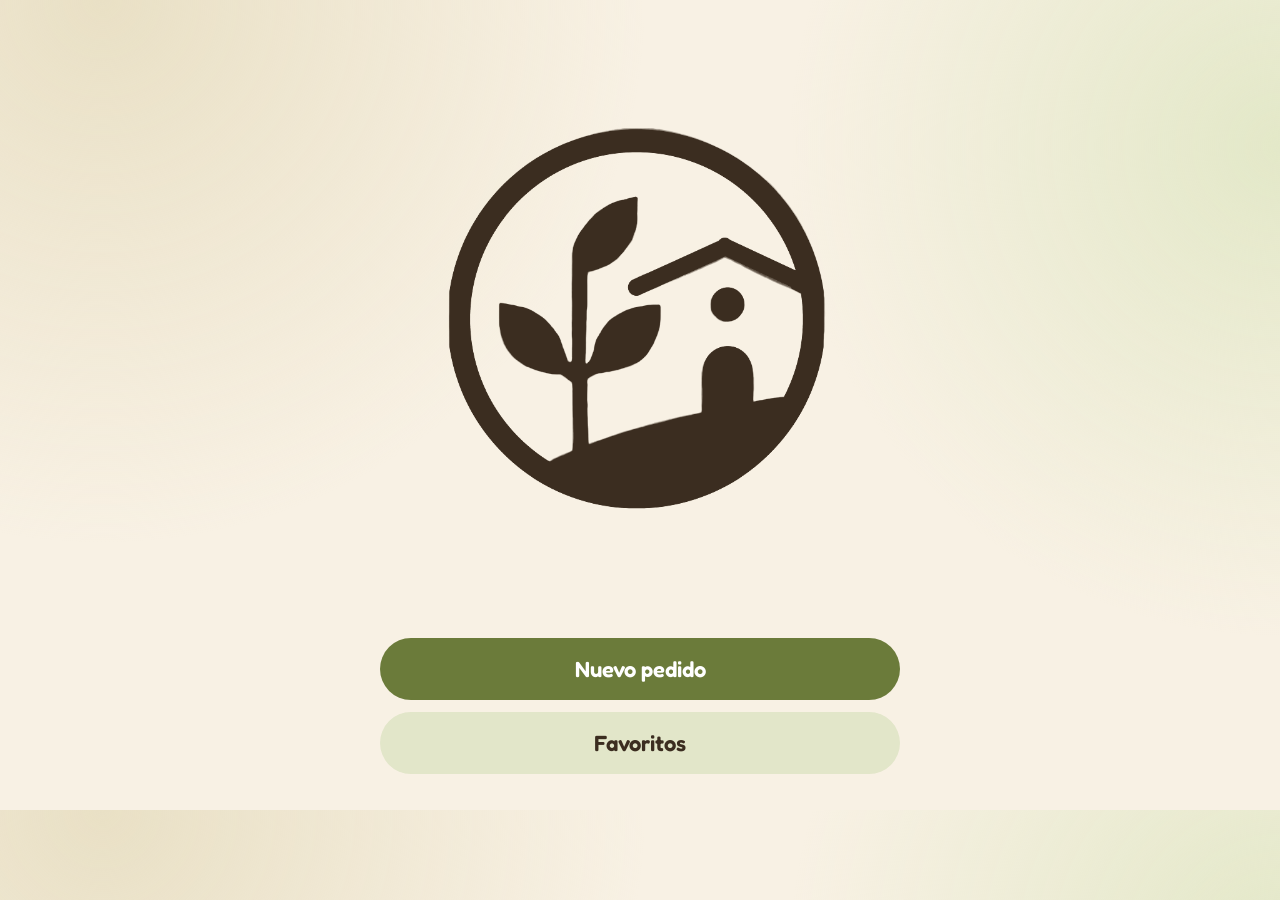
<file: index.html>
<!DOCTYPE html>
<html lang="es">
<head>
<meta charset="utf-8">
<meta name="viewport" content="width=device-width, initial-scale=1, viewport-fit=cover">
<title>Villa Rústica</title>
<link href="https://fonts.googleapis.com/css2?family=Fredoka:wght@500;600&family=DM+Sans:wght@400;500;700&display=swap" rel="stylesheet">
<style>
:root{color-scheme:light;--bg:#f8f1e4;--ink:#3b2d20;--soft:#7f705a;--pink:#6b7b3a;--pink2:#ebe0c8;--lilac:#e2e6c9;--line:#ddd0b2;box-sizing:border-box;padding-top:env(safe-area-inset-top,0px);padding-bottom:env(safe-area-inset-bottom,0px)}
*{box-sizing:border-box}
html{scroll-padding-top:env(safe-area-inset-top,0px)}
body{margin:0;background:radial-gradient(circle at 8% 0,#e9e0c5 0,transparent 38%),radial-gradient(circle at 100% 18%,#e3e8c8 0,transparent 34%),var(--bg);background-color:var(--bg);color:var(--ink);font-family:'DM Sans',system-ui,sans-serif;font-size:17px;line-height:1.3}
h1,h2,b,.btn,.big,output{font-family:'Fredoka','DM Sans',system-ui,sans-serif}
main{max-width:560px;margin:0 auto;padding:20px 16px 140px}
h1{font-size:42px;margin:6px 0 0;font-weight:600;line-height:1;color:var(--pink)}
.tag{color:var(--soft);margin:6px 0 4px}
h2{font-size:21px;margin:26px 0 10px;font-weight:600}
h2 i{display:inline-grid;place-items:center;width:28px;height:28px;border-radius:50%;background:var(--pink);color:#fff;font-style:normal;font-size:15px;margin-right:8px}
main{counter-reset:n}h2.n{counter-increment:n}h2 i::before{content:counter(n)}
.g2{display:grid;grid-template-columns:1fr 1fr;gap:12px}
.card{border:3px solid transparent;background:#fff;border-radius:24px;padding:8px 8px 12px;text-align:center;box-shadow:0 6px 18px rgba(107,123,58,.16);cursor:pointer;font:inherit;color:inherit}
.card.on{border-color:var(--pink);background:#fbf7ee;transform:rotate(-1.5deg)}
.im{background:var(--pink2);border-radius:18px;padding:3px}
.im svg,.ic svg{display:block;width:100%;height:auto}
.card b{display:block;font-size:20px;margin-top:6px;font-weight:600}
.card span{color:var(--soft)}
.chips{display:flex;flex-wrap:wrap;gap:10px}
.chip{display:flex;align-items:center;gap:8px;border:2.5px solid var(--line);background:#fff;border-radius:999px;padding:5px 16px 5px 5px;font:inherit;color:inherit;cursor:pointer;text-align:left}
.chip.on{border-color:var(--pink);background:#fbf7ee}
.ic{width:38px;height:38px;border-radius:50%;display:grid;place-items:center;padding:6px;flex:none}
.chip small{display:block;color:var(--soft);font-size:13px}
.qty{display:flex;align-items:center;gap:14px}
.qty button{width:54px;height:54px;border-radius:50%;border:0;background:var(--pink2);color:var(--pink);font-size:32px;font-family:'Fredoka',sans-serif;cursor:pointer;padding:0}
.qty output{font-size:38px;min-width:46px;text-align:center}
.soft{color:var(--soft)}
input{width:100%;font:inherit;font-size:18px;padding:12px 16px;border:2.5px solid var(--line);border-radius:999px;background:#fff;color:var(--ink);margin-top:14px}
.bar{position:fixed;left:0;right:0;bottom:0;background:rgba(248,241,228,.94);backdrop-filter:blur(8px);border-top:2px solid var(--line);padding:10px 16px calc(10px + env(safe-area-inset-bottom,0px))}
.bar .in{max-width:560px;margin:0 auto;display:flex;align-items:center;justify-content:space-between;gap:12px}
.tot small{display:block;color:var(--soft);font-size:13px}.tot b{font-size:30px;color:var(--pink)}
.btn{font-weight:600;font-size:18px;background:var(--pink);color:#fff;border:0;border-radius:999px;padding:14px 22px;cursor:pointer;text-decoration:none;display:inline-block;text-align:center}
.btn.alt{background:var(--lilac);color:var(--ink)}
.btn.sm{padding:8px 14px;font-size:15px}
.btn:active{transform:scale(.96)}
.fav{display:flex;align-items:center;gap:10px;background:#fff;border-radius:20px;padding:8px;margin-bottom:10px;box-shadow:0 4px 14px rgba(107,123,58,.14)}
.fav .im{width:76px;flex:none}
.fav .tx{flex:1;font-size:14px;color:var(--soft)}.fav .tx b{font-size:17px;color:var(--ink)}
.x{border:0;background:none;font-size:20px;color:var(--soft);cursor:pointer;padding:8px}
.msg{text-align:center;min-height:24px;margin-top:8px;color:#55702a;font-weight:700}
#ov{display:none;position:fixed;inset:0;background:rgba(59,45,32,.5);overflow:auto;padding:calc(16px + env(safe-area-inset-top,0px)) 14px calc(24px + env(safe-area-inset-bottom,0px));z-index:10}
.wrap{max-width:480px;margin:0 auto}
.panel{background:#fff;border-radius:28px;padding:18px}
.panel h2{margin:0 0 12px;text-align:center;color:var(--pink)}
.thumbs{display:flex;flex-wrap:wrap;gap:10px;justify-content:center}
.th{width:92px;text-align:center;font-size:13px;line-height:1.2}
.th .im{padding:6px;margin-bottom:4px}
.big{font-size:46px;color:var(--pink);text-align:center;line-height:1;margin-top:14px;font-weight:600}
.cap{text-align:center;color:var(--soft);font-size:13px}
.tk{margin-top:14px;font-size:14px;color:var(--soft);border-top:2px dashed var(--line);padding-top:10px}
.tk hr{border:0;border-top:2px dashed var(--line);margin:8px 0}
.ln{display:flex;justify-content:space-between;gap:8px}
.acts{display:flex;flex-direction:column;gap:10px;margin-top:14px}
.home{display:flex;flex-direction:column;align-items:center;justify-content:space-between;gap:24px;max-width:560px;margin:0 auto;min-height:90vh;padding:24px 20px 36px}
.lw{flex:1;display:grid;place-items:center;width:100%}
.logo{width:min(82vw,400px);height:auto;display:block}
.hb{width:100%;display:flex;flex-direction:column;gap:12px}
.btn.lg{font-size:22px;padding:18px 22px}
.back{border:0;background:none;color:var(--pink);font:inherit;font-weight:700;cursor:pointer;padding:6px 0;margin-bottom:4px}
.fh{margin-top:8px}
</style>
</head>
<body>
<section id="home" class="home"><div class="lw"><img class="logo" alt="Villa Rústica" src="[data-uri]"></div><div class="hb"><button class="btn lg" data-go="order" data-nw="1">Nuevo pedido</button><button class="btn alt lg" data-go="favp">Favoritos</button></div></section>
<main id="order" style="display:none">
<button class="back" data-go="home">← Inicio</button>
<h1>Villa Rústica</h1>
<p class="tag">Arma tu café a tu gusto ♡</p>
<h2 class="n"><i></i>Elige tu café</h2><div class="g2" id="cafes"></div>
<div id="tmpw"><h2 class="n"><i></i>Frío o caliente</h2><div class="chips" id="temps"></div></div>
<h2 class="n"><i></i>Tipo de leche</h2><div class="chips" id="milks"></div>
<h2 class="n"><i></i>Toppings</h2><div class="chips" id="tops"></div>
<h2 class="n"><i></i>Cantidad</h2>
<div class="qty"><button data-q="-1" aria-label="Restar">−</button><output id="qv">1</output><button data-q="1" aria-label="Sumar">+</button><span class="soft" id="up"></span></div>
<input id="cli" placeholder="Tu nombre" maxlength="40" aria-label="Tu nombre">
<h2>Tu café predeterminado</h2><div id="defw"></div><div class="msg" id="dmsg"></div>
<div class="bar"><div class="in"><div class="tot"><small>TOTAL</small><b id="tot">$0.00</b></div><button class="btn" id="send">Guardar y enviar</button></div></div>
</main>
<main id="favp" style="display:none">
<button class="back" data-go="home">← Inicio</button>
<h2 class="fh">♡ Favoritos <span class="soft" id="fc"></span></h2>
<div id="favs"></div>
<button class="btn alt sm" id="fsave">Guardar mi predeterminado en favoritos</button>
<div class="msg" id="fmsg"></div>
</main>
<div id="ov"><div class="wrap" id="tk"></div></div>
<script>
var CAF=[{id:'espresso',n:'Espresso',p:2.5},{id:'americano',n:'Americano',p:3},{id:'cappuccino',n:'Cappuccino',p:4},{id:'flat',n:'Flat white',p:4.25},{id:'latte',n:'Latte',p:4.5}];
var MIL=[{id:'none',n:'Sin leche',l:'Sin leche',p:0},{id:'desl',n:'Deslactosada',l:'Leche deslactosada',p:.5},{id:'alm',n:'Almendra',l:'Leche de almendra',p:.75},{id:'avena',n:'Avena',l:'Leche de avena',p:1}];
var TOP=[{id:'vainilla',n:'Vainilla',p:.5},{id:'lavanda',n:'Lavanda',p:.6},{id:'piloncillo',n:'Piloncillo',p:.4}];
var BG={vainilla:'#f7ecc9',lavanda:'#e4dcee',piloncillo:'#efd9bd',avena:'#f3e7c4',alm:'#efdcc4',desl:'#e2ece8',none:'#ece6d8',hot:'#f3d9c4',cold:'#dce8e8'};
var NUM='526531372421',NF=function(v){return '$'+v.toFixed(2)},$=function(i){return document.getElementById(i)};
function by(a,id){for(var i=0;i<a.length;i++)if(a[i].id===id)return a[i]}
function esc(x){return String(x).replace(/[&<>"]/g,function(m){return {'&':'&amp;','<':'&lt;','>':'&gt;','"':'&quot;'}[m]})}
function cup(id){var A={
espresso:[30,'#7a4a32','<circle cx="78" cy="58" r="15" fill="#9b6444" opacity=".7"/><ellipse cx="72" cy="52" rx="6" ry="3" fill="#fff" opacity=".35"/>'],
americano:[38,'#5a3a2c','<circle cx="78" cy="58" r="26" fill="#6b4535"/><path d="M58 48Q66 40 78 40" stroke="#fff" stroke-width="3" fill="none" opacity=".35" stroke-linecap="round"/>'],
latte:[38,'#d9a77c','<path d="M78 76C48 58 60 38 78 51C96 38 108 58 78 76Z" fill="#fff6ee"/>'],
cappuccino:[38,'#fbeadb','<circle cx="78" cy="58" r="26" fill="#f1d2b4"/><circle cx="66" cy="50" r="2" fill="#7a4a32"/><circle cx="84" cy="46" r="2" fill="#7a4a32"/><circle cx="92" cy="62" r="2" fill="#7a4a32"/><circle cx="70" cy="68" r="2" fill="#7a4a32"/><circle cx="80" cy="58" r="2.5" fill="#7a4a32"/>'],
flat:[38,'#c99468','<ellipse cx="78" cy="58" rx="24" ry="19" fill="#fff6ee"/><ellipse cx="78" cy="58" rx="12" ry="9" fill="#c99468"/>']}[id];
return '<svg viewBox="0 0 160 120" role="img" aria-label="'+id+'"><ellipse cx="78" cy="108" rx="48" ry="7" fill="#3b2d20" opacity=".08"/><circle cx="78" cy="58" r="50" fill="#fff"/><rect x="120" y="50" width="28" height="16" rx="8" fill="#fff"/><circle cx="78" cy="58" r="'+A[0]+'" fill="#fbf6ea" stroke="#e5d6b8" stroke-width="3"/><circle cx="78" cy="58" r="'+(A[0]-5)+'" fill="'+A[1]+'"/>'+A[2]+'<circle cx="24" cy="20" r="5" fill="#c9d49a"/><circle cx="140" cy="24" r="4" fill="#e0c9a0"/></svg>'}
function ico(id){var I={
vainilla:'<path d="M8 42C16 32 28 20 42 8" stroke="#6b4332" stroke-width="5" fill="none" stroke-linecap="round"/><g transform="translate(17 17)" fill="#fffaf0" stroke="#e8d7a8" stroke-width="1.5"><ellipse cy="-6" rx="3.5" ry="6"/><ellipse cy="-6" rx="3.5" ry="6" transform="rotate(72)"/><ellipse cy="-6" rx="3.5" ry="6" transform="rotate(144)"/><ellipse cy="-6" rx="3.5" ry="6" transform="rotate(216)"/><ellipse cy="-6" rx="3.5" ry="6" transform="rotate(288)"/></g><circle cx="17" cy="17" r="3" fill="#f2c94c"/>',
lavanda:'<path d="M24 44V18" stroke="#7a9a6a" stroke-width="2.5" stroke-linecap="round"/><path d="M24 38Q15 36 13 29M24 34Q33 32 35 25" stroke="#7a9a6a" stroke-width="2.5" fill="none" stroke-linecap="round"/><g fill="#b79cf2"><ellipse cx="24" cy="8" rx="3" ry="4.5"/><ellipse cx="19" cy="14" rx="3" ry="4.5" transform="rotate(-20 19 14)"/><ellipse cx="29" cy="14" rx="3" ry="4.5" transform="rotate(20 29 14)"/><ellipse cx="24" cy="17" rx="3" ry="4.5"/><ellipse cx="20" cy="22" rx="3" ry="4" transform="rotate(-20 20 22)"/><ellipse cx="28" cy="22" rx="3" ry="4" transform="rotate(20 28 22)"/></g>',
piloncillo:'<ellipse cx="24" cy="38" rx="13" ry="4" fill="#8a5028"/><path d="M11 38L16 14H32L37 38Z" fill="#a8683a"/><ellipse cx="24" cy="14" rx="8" ry="3" fill="#c98a55"/><path d="M19 22L17 34" stroke="#8a5028" stroke-width="2.5" stroke-linecap="round"/>',
avena:'<path d="M24 44V12" stroke="#b08a4a" stroke-width="2.5" stroke-linecap="round"/><g fill="#e6c36a"><ellipse cx="18" cy="17" rx="3.5" ry="6" transform="rotate(-30 18 17)"/><ellipse cx="30" cy="17" rx="3.5" ry="6" transform="rotate(30 30 17)"/><ellipse cx="18" cy="29" rx="3.5" ry="6" transform="rotate(-30 18 29)"/><ellipse cx="30" cy="29" rx="3.5" ry="6" transform="rotate(30 30 29)"/><ellipse cx="24" cy="9" rx="3" ry="6"/></g>',
alm:'<path d="M24 6C37 13 39 31 24 43C9 31 11 13 24 6Z" fill="#d9a066"/><path d="M24 14V35" stroke="#b9783a" stroke-width="2" stroke-linecap="round"/><path d="M16 20Q17 14 21 11" stroke="#f2cfa0" stroke-width="2" fill="none" stroke-linecap="round"/>',
desl:'<path d="M24 5C34 19 38 25 38 31A14 14 0 0 1 10 31C10 25 14 19 24 5Z" fill="#dff1ff" stroke="#8ec5ee" stroke-width="2.5"/><path d="M17 32a7 7 0 0 0 6 7" stroke="#fff" stroke-width="3" fill="none" stroke-linecap="round"/>',
hot:'<path d="M24 5C27 14 36 18 36 29A12 12 0 0 1 12 29C12 22 17 20 18 13C21 16 22 11 24 5Z" fill="#e8873a"/><path d="M24 22C26 26 30 28 30 33A6 6 0 0 1 18 33C18 29 22 28 24 22Z" fill="#f6c453"/>',
cold:'<rect x="10" y="10" width="28" height="28" rx="6" fill="#d6ecf2" stroke="#8cc3d1" stroke-width="2.5" transform="rotate(12 24 24)"/><path d="M17 19l6-4" stroke="#fff" stroke-width="3" stroke-linecap="round"/>'}[id]||'';
return '<svg viewBox="0 0 48 48">'+I+'</svg>'}
var s={cafe:'latte',milk:'desl',tops:[],qty:1,temp:'hot'},FAV=[],DEF=null,AC;
try{FAV=JSON.parse(localStorage.getItem('cafe-favoritos'))||[];DEF=JSON.parse(localStorage.getItem('cafe-predeterminado'))}catch(e){}
function nm(id){return id==='espresso'||id==='americano'}
function ht(id){return id==='latte'||id==='americano'}
function tp(o){return ht(o.cafe)?(o.temp||'hot'):''}
function unit(o){var u=by(CAF,o.cafe).p+by(MIL,o.milk).p;o.tops.forEach(function(t){u+=by(TOP,t).p});return u}
function key(o){return o.cafe+'|'+o.milk+'|'+o.tops.slice().sort().join(',')+'|'+o.qty+'|'+tp(o)}
function desc(o){var a=[];if(tp(o))a.push(tp(o)==='cold'?'Frío':'Caliente');if(o.milk!=='none')a.push(by(MIL,o.milk).l);o.tops.forEach(function(t){a.push(by(TOP,t).n)});return a.join(' · ')||'Sin extras'}
function chip(at,on,svg,bg,lb,p){return '<button class="chip'+(on?' on':'')+'" '+at+'><span class="ic" style="background:'+bg+'">'+svg+'</span><span>'+lb+'<small>'+(p?'+'+NF(p):'sin costo')+'</small></span></button>'}
function render(){
 var h='';CAF.forEach(function(c){h+='<button class="card'+(s.cafe===c.id?' on':'')+'" data-c="'+c.id+'"><div class="im">'+cup(c.id)+'</div><b>'+c.n+'</b><span>desde '+NF(c.p)+'</span></button>'});$('cafes').innerHTML=h;
 h='';MIL.forEach(function(m){if(m.id==='none'&&!nm(s.cafe))return;h+=chip('data-m="'+m.id+'"',s.milk===m.id,ico(m.id),BG[m.id],m.n,m.p)});$('milks').innerHTML=h;
 h='';TOP.forEach(function(t){h+=chip('data-t="'+t.id+'"',s.tops.indexOf(t.id)>=0,ico(t.id),BG[t.id],t.n,t.p)});$('tops').innerHTML=h;
 $('tmpw').style.display=ht(s.cafe)?'':'none';$('temps').innerHTML=chip('data-p="hot"',s.temp==='hot',ico('hot'),BG.hot,'Caliente',0)+chip('data-p="cold"',s.temp==='cold',ico('cold'),BG.cold,'Frío',0);
 $('qv').textContent=s.qty;var u=unit(s);$('up').textContent=NF(u)+' c/u';$('tot').textContent=NF(u*s.qty);
}
function persist(){try{localStorage.setItem('cafe-favoritos',JSON.stringify(FAV))}catch(e){}}
function rf(){var h='';FAV.forEach(function(o,i){h+='<div class="fav"><div class="im">'+cup(o.cafe)+'</div><div class="tx"><b>'+by(CAF,o.cafe).n+' × '+o.qty+'</b><br>'+desc(o)+'<br>'+NF(unit(o)*o.qty)+'</div><button class="btn alt sm" data-fu="'+i+'">Usar</button><button class="x" data-fd="'+i+'" aria-label="Eliminar">✕</button></div>'});
 $('favs').innerHTML=h||'<p class="soft">Aún no tienes favoritos. Guarda aquí tu pedido predeterminado.</p>';$('fc').textContent=FAV.length+'/5';$('fsave').style.display=DEF?'':'none'}
function addFav(o,mid){var k=key(o),m;
 if(FAV.some(function(x){return key(x)===k}))m='Ya está en tus favoritos';
 else if(FAV.length>=5)m='Tu almacén está lleno (5/5). Elimina uno para guardar otro.';
 else{FAV.push({cafe:o.cafe,milk:o.milk,tops:o.tops.slice(),qty:o.qty,temp:o.temp||'hot'});persist();m='¡Agregado a favoritos!'}
 $(mid).textContent=m;rf()}
document.body.addEventListener('click',function(e){var b=e.target.closest('button');if(!b)return;var d=b.dataset;
 if(d.c){s.cafe=d.c;if(s.milk==='none'&&!nm(d.c))s.milk='desl'}
 else if(d.m)s.milk=d.m;
 else if(d.p)s.temp=d.p;
 else if(d.go){if(d.nw)s={cafe:'latte',milk:'desl',tops:[],qty:1,temp:'hot'};go(d.go)}
 else if(d.du){if(DEF){s={cafe:DEF.cafe,milk:DEF.milk,tops:DEF.tops.slice(),qty:DEF.qty,temp:DEF.temp||'hot'};window.scrollTo(0,0)}}
 else if(d.ds){if(DEF)addFav(DEF,'dmsg')}
 else if(d.t){var i=s.tops.indexOf(d.t);if(i<0)s.tops.push(d.t);else s.tops.splice(i,1)}
 else if(d.q)s.qty=Math.max(1,Math.min(99,s.qty+ +d.q));
 else if(d.fu!==undefined){var f=FAV[+d.fu];s={cafe:f.cafe,milk:f.milk,tops:f.tops.slice(),qty:f.qty,temp:f.temp||'hot'};go('order')}
 else if(d.fd!==undefined){FAV.splice(+d.fd,1);persist();rf();$('fmsg').textContent=''}
 else if(b.id==='fsave'){if(DEF)addFav(DEF,'fmsg')}
 render()});
function th(svg,bg,a,b){return '<div class="th"><div class="im" style="background:'+bg+'">'+svg+'</div><b>'+a+'</b><br>'+b+'</div>'}
function show(o,isNew,ok){
 var cf=by(CAF,o.cafe),ml=by(MIL,o.milk),u=unit(o),t=NF(u*o.qty),f=new Date(o.t).toLocaleString('es'),
 tb=th(cup(cf.id),'#ebe0c8',cf.n,NF(cf.p)),rows='<div class="ln"><span>'+cf.n+'</span><span>'+NF(cf.p)+'</span></div>',
 txt='COMANDA '+o.num+'\n'+f+'\nCliente: '+o.nom+'\n--------------\n'+cf.n+' '+NF(cf.p)+'\n';
 if(tp(o)){var hc=tp(o)==='cold',tn=hc?'Frío':'Caliente';tb+=th(ico(tp(o)),BG[tp(o)],tn,'');rows+='<div class="ln"><span>'+tn+'</span><span></span></div>';txt+=tn+'\n'}
 if(o.milk!=='none'){tb+=th(ico(ml.id),BG[ml.id],ml.l,'+'+NF(ml.p));rows+='<div class="ln"><span>'+ml.l+'</span><span>+'+NF(ml.p)+'</span></div>';txt+=ml.l+' +'+NF(ml.p)+'\n'}
 o.tops.forEach(function(id){var p=by(TOP,id);tb+=th(ico(id),BG[id],p.n,'+'+NF(p.p));rows+='<div class="ln"><span>Topping '+p.n.toLowerCase()+'</span><span>+'+NF(p.p)+'</span></div>';txt+='Topping '+p.n+' +'+NF(p.p)+'\n'});
 txt+='Precio por café: '+NF(u)+'\nCantidad: '+o.qty+'\n--------------\nTOTAL A PAGAR: '+t;
 $('tk').innerHTML='<div class="panel"><h2>'+(isNew?'¡Pedido listo!':'Tu café predeterminado')+'</h2><div class="thumbs">'+tb+'</div><div class="big">'+t+'</div><div class="cap">TOTAL A PAGAR</div>'+
 '<div class="tk"><b>COMANDA '+o.num+'</b><br>'+f+'<br>Cliente: '+esc(o.nom)+'<hr>'+rows+'<hr><div class="ln"><span>Precio por café</span><span>'+NF(u)+'</span></div><div class="ln"><span>Cantidad</span><span>× '+o.qty+'</span></div><div class="ln"><b>Total</b><b>'+t+'</b></div></div>'+
 '<div class="msg" id="msg">'+(isNew?(ok?'Guardado como tu café predeterminado':'No se pudo guardar en este dispositivo'):'')+'</div>'+
 '<div class="acts"><a class="btn" id="wa" target="_blank" rel="noopener">Enviar por WhatsApp</a><a class="btn alt" id="sm">Enviar por SMS</a><button class="btn alt" id="cp">Copiar comanda</button><button class="btn alt" id="fv">♡ Agregar a favoritos</button><button class="btn alt" id="vl">Editar este pedido</button><button class="btn alt" id="nv">Nuevo pedido</button></div></div>';
 $('wa').href='https://wa.me/'+NUM+'?text='+encodeURIComponent(txt);
 $('sm').href='sms:+'+NUM+'?&body='+encodeURIComponent(txt);
 $('cp').onclick=function(){var m=$('msg');if(navigator.clipboard&&navigator.clipboard.writeText){navigator.clipboard.writeText(txt).then(function(){m.textContent='¡Copiada!'},function(){m.textContent='No se pudo copiar'})}else{m.textContent='No se pudo copiar'}};
 $('fv').onclick=function(){addFav(o,'msg')};
 $('vl').onclick=function(){s={cafe:o.cafe,milk:o.milk,tops:o.tops.slice(),qty:o.qty,temp:o.temp||'hot'};$('cli').value=o.nom==='Sin nombre'?'':o.nom;render();cl()};
 $('nv').onclick=function(){s={cafe:'latte',milk:'desl',tops:[],qty:1,temp:'hot'};render();cl()};
 var ov=$('ov');ov.style.display='block';ov.scrollTop=0}
function cl(){$('ov').style.display='none'}
function go(v){['home','order','favp'].forEach(function(i){$(i).style.display=i===v?'':'none'});window.scrollTo(0,0);if(v==='order')rd()}
function rd(){var o=DEF;if(!o){$('defw').innerHTML='<p class="soft">Aún no tienes un café predeterminado. Se guarda el último pedido que envíes.</p>';return}
 $('defw').innerHTML='<div class="fav"><div class="im">'+cup(o.cafe)+'</div><div class="tx"><b>'+by(CAF,o.cafe).n+' × '+o.qty+'</b><br>'+desc(o)+'<br>'+NF(unit(o)*o.qty)+'</div><button class="btn sm" data-du="1">Usar</button></div><button class="btn alt sm" data-ds="1">♡ Guardar en favoritos</button>'}
$('send').onclick=function(){var now=Date.now(),ok=false,o={cafe:s.cafe,milk:s.milk,tops:s.tops.slice(),qty:s.qty,temp:s.temp,nom:$('cli').value.trim()||'Sin nombre',t:now,num:'#'+String(now).slice(-5)};
 DEF=o;try{localStorage.setItem('cafe-predeterminado',JSON.stringify(o));ok=true}catch(e){}
 chime();show(o,true,ok);rf();rd()};
function ctx(){AC=AC||new(window.AudioContext||window.webkitAudioContext)();if(AC.state==='suspended')AC.resume();return AC}
function pop(){try{var a=ctx(),t=a.currentTime,o=a.createOscillator(),g=a.createGain();o.type='sine';o.frequency.setValueAtTime(820,t);o.frequency.exponentialRampToValueAtTime(260,t+.07);g.gain.setValueAtTime(.2,t);g.gain.exponentialRampToValueAtTime(.001,t+.1);o.connect(g);g.connect(a.destination);o.start(t);o.stop(t+.12)}catch(e){}}
function chime(){try{var a=ctx(),t=a.currentTime;[1047,1319,1568,2093].forEach(function(f,i){var o=a.createOscillator(),g=a.createGain(),b=t+i*.11;o.type='sine';o.frequency.value=f;g.gain.setValueAtTime(.0001,b);g.gain.exponentialRampToValueAtTime(.2,b+.02);g.gain.exponentialRampToValueAtTime(.001,b+.7);o.connect(g);g.connect(a.destination);o.start(b);o.stop(b+.75)})}catch(e){}}
document.addEventListener('click',function(e){var b=e.target.closest('button,a.btn');if(b&&b.id!=='send')pop()});
if(!(DEF&&DEF.cafe&&by(CAF,DEF.cafe)))DEF=null;
render();rf();
</script>
</body>
</html>
</file>
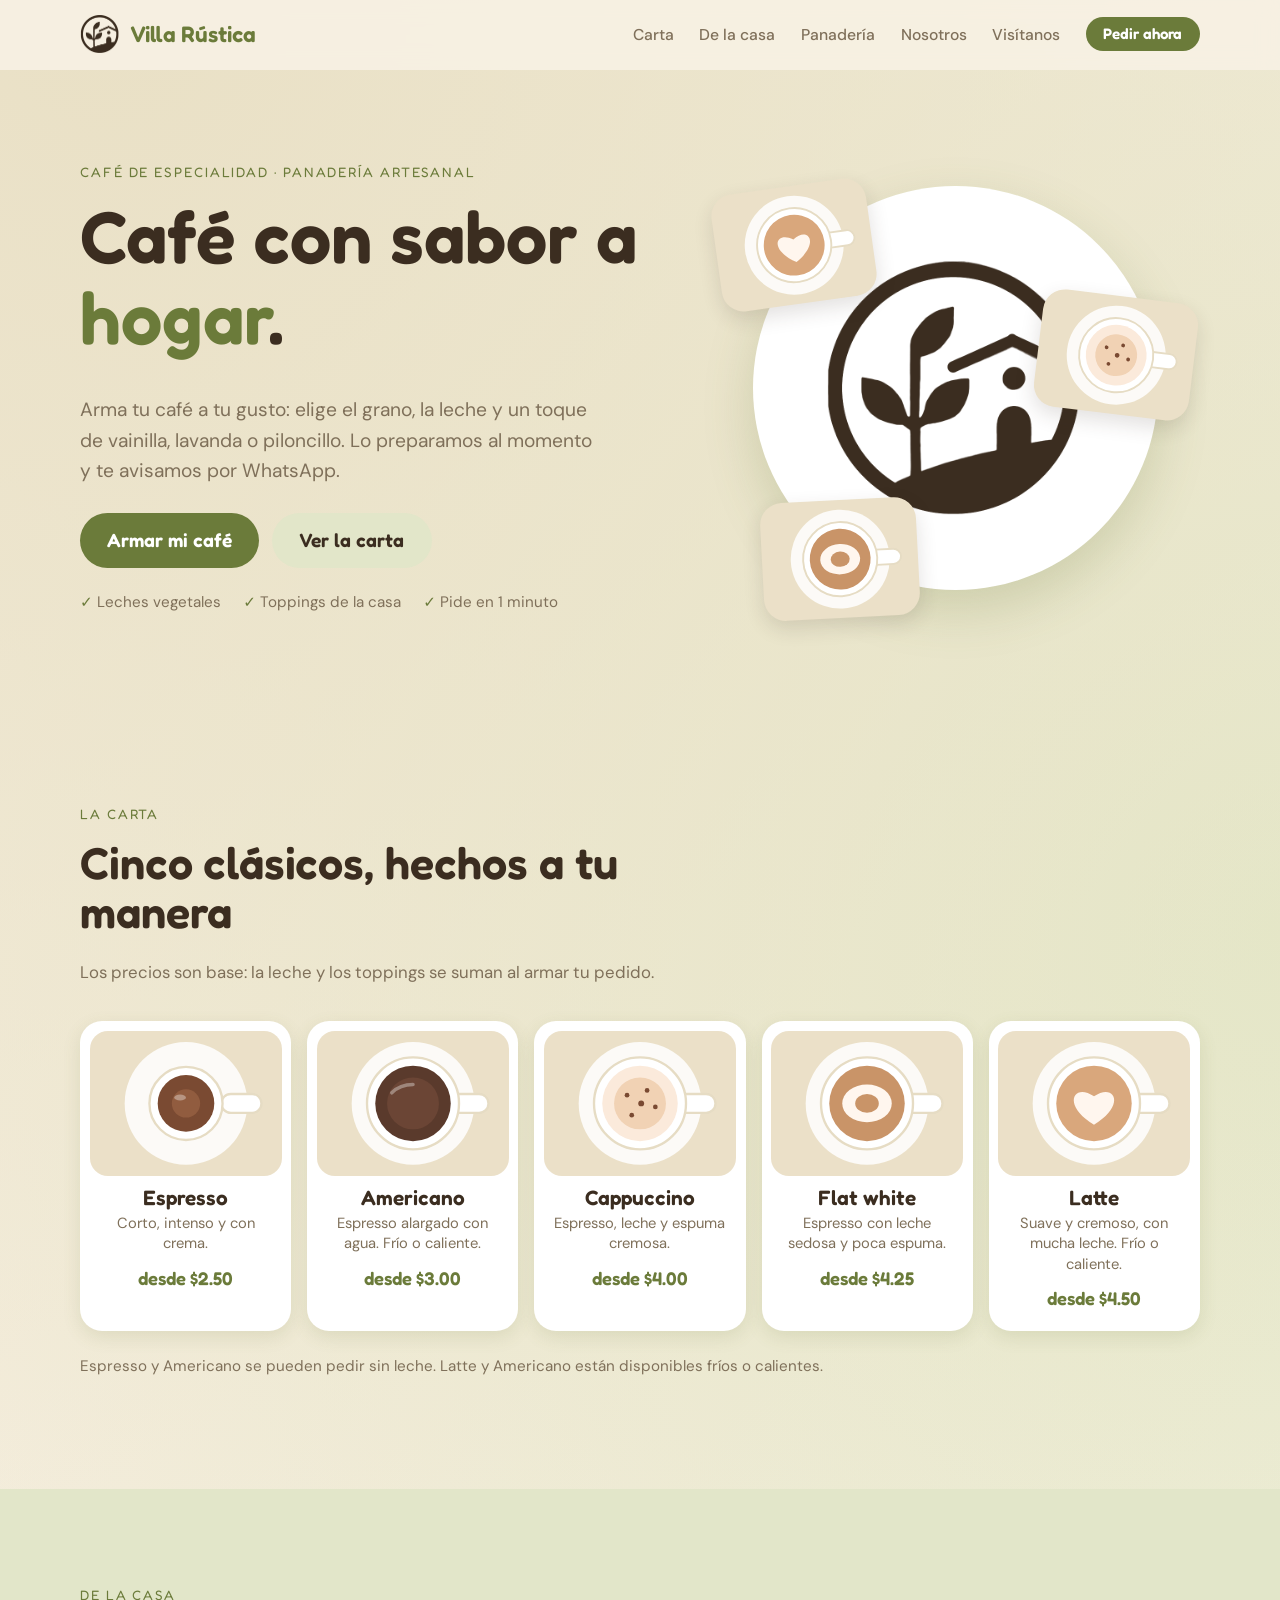
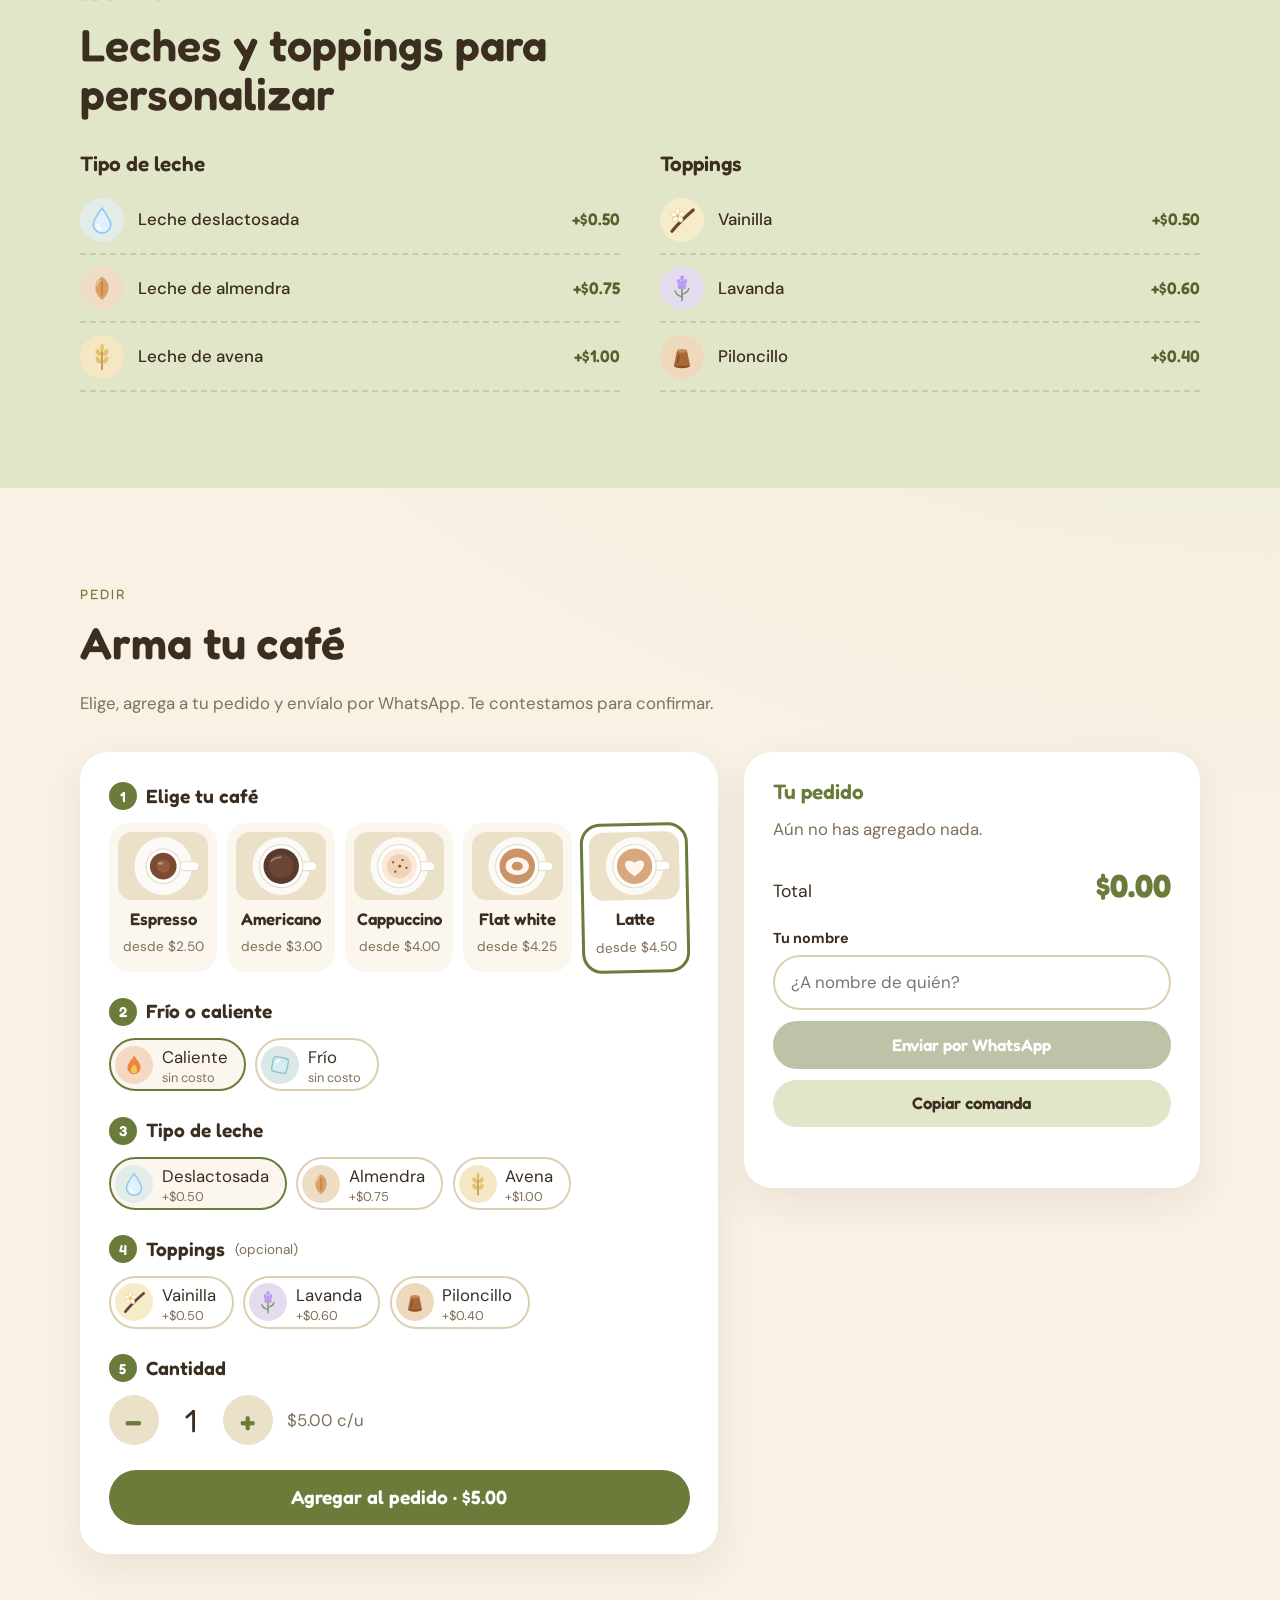
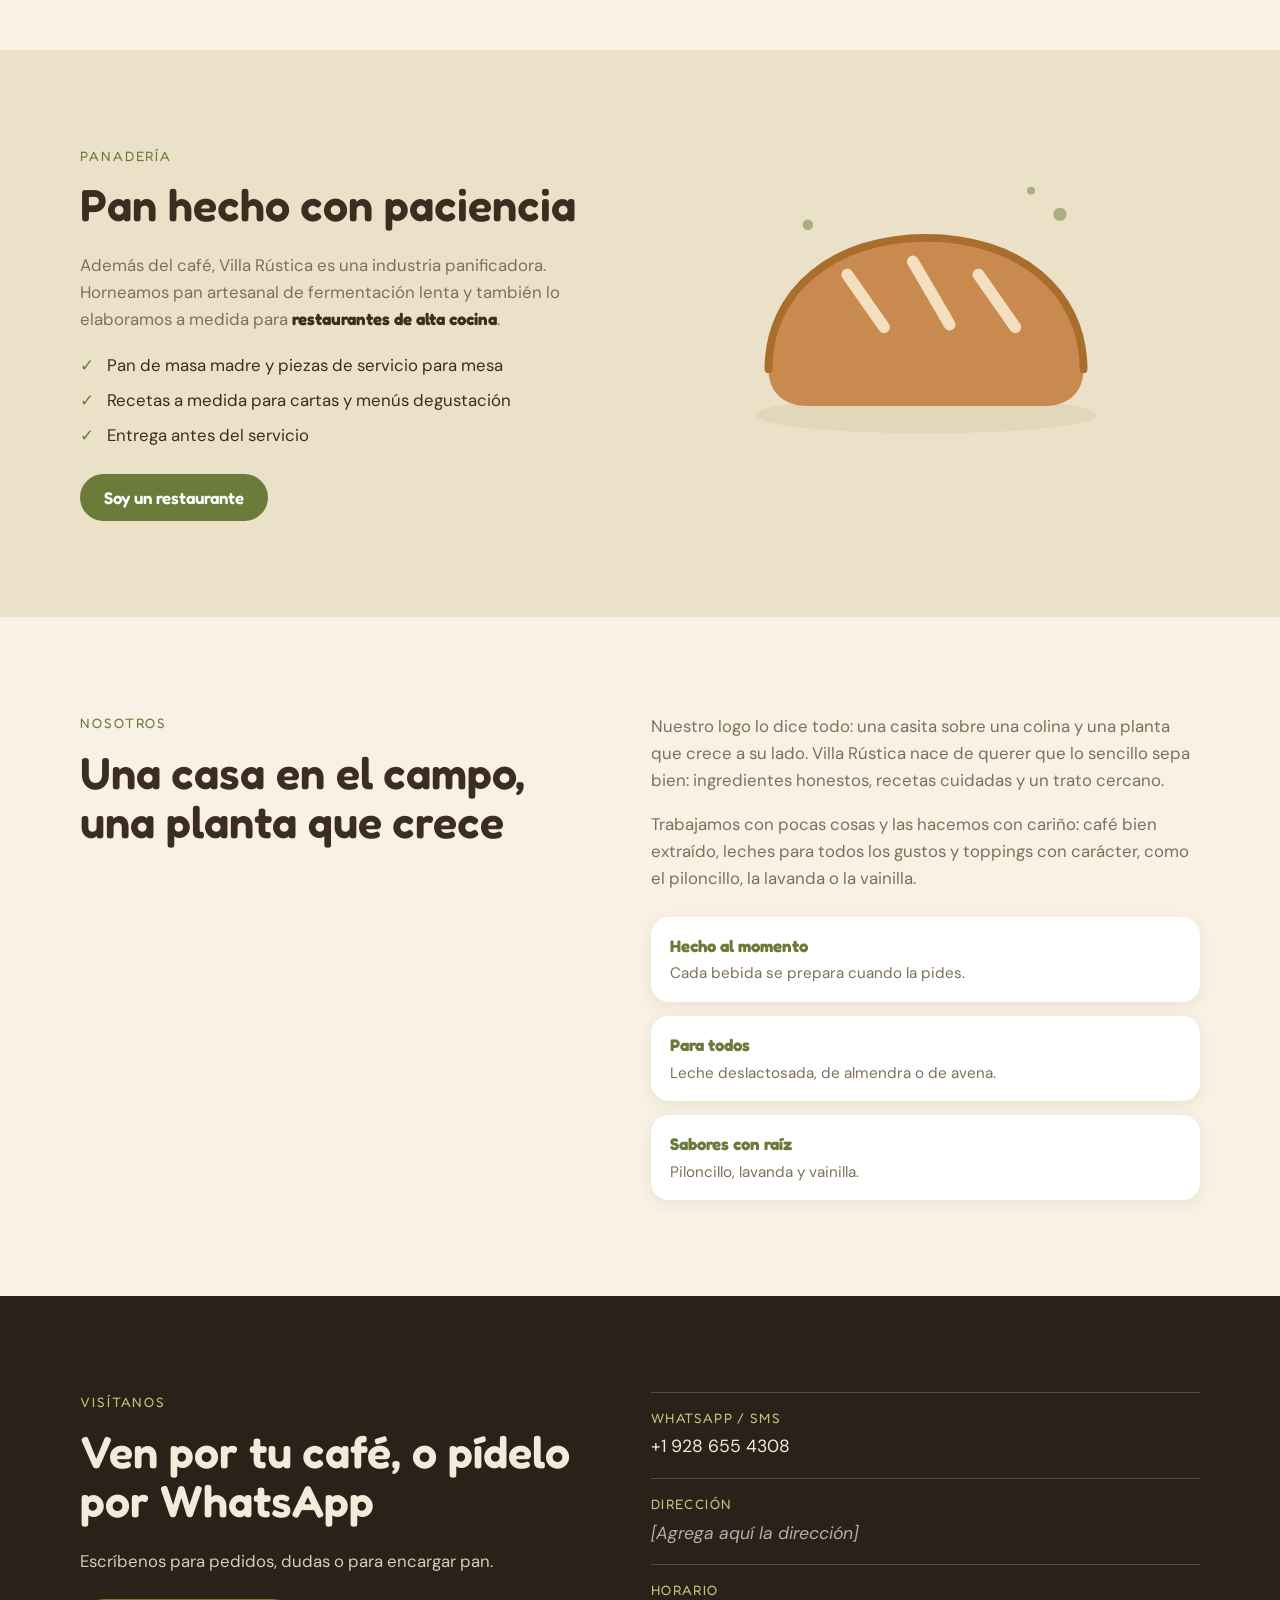
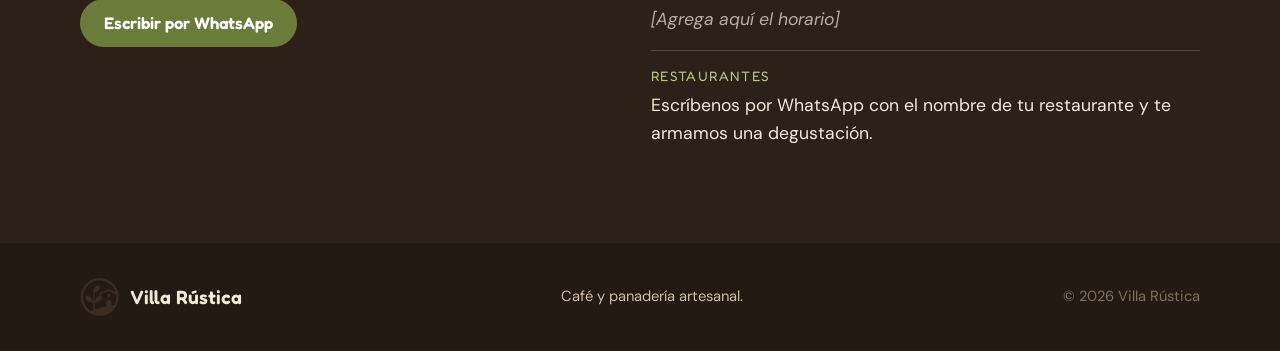
<file: cafeteria/index.html>
<!doctype html>
<html lang="es">
<head>
  <meta charset="utf-8">
  <meta name="viewport" content="width=device-width, initial-scale=1, viewport-fit=cover">
  <title>Villa Rústica · Café y panadería artesanal</title>
  <meta name="description" content="Villa Rústica: café de especialidad con leches vegetales y toppings de la casa (vainilla, lavanda y piloncillo), y panadería artesanal. Arma tu café y pídelo por WhatsApp.">
  <meta name="theme-color" content="#f8f1e4">
  <link rel="preconnect" href="https://fonts.googleapis.com">
  <link rel="preconnect" href="https://fonts.gstatic.com" crossorigin>
  <link href="https://fonts.googleapis.com/css2?family=Fredoka:wght@500;600&family=DM+Sans:wght@400;500;700&display=swap" rel="stylesheet">
  <link rel="icon" type="image/png" href="logo.png">
  <link rel="stylesheet" href="styles.css">
</head>
<body>
  <a class="skip" href="#main">Saltar al contenido</a>

  <header class="site-header" id="top">
    <nav class="nav wrap" aria-label="Principal">
      <a href="#top" class="brand" aria-label="Villa Rústica, inicio">
        <img src="logo.png" alt="" width="40" height="38">
        <span>Villa Rústica</span>
      </a>
      <button class="nav-toggle" aria-expanded="false" aria-controls="menu-nav" aria-label="Abrir menú">
        <span></span><span></span><span></span>
      </button>
      <ul class="nav-menu" id="menu-nav">
        <li><a href="#carta">Carta</a></li>
        <li><a href="#casa">De la casa</a></li>
        <li><a href="#panaderia">Panadería</a></li>
        <li><a href="#historia">Nosotros</a></li>
        <li><a href="#visitanos">Visítanos</a></li>
        <li><a href="#pedir" class="btn btn-sm">Pedir ahora</a></li>
      </ul>
    </nav>
  </header>

  <main id="main">
    <!-- HERO -->
    <section class="hero">
      <div class="wrap hero-grid">
        <div class="hero-copy">
          <p class="eyebrow">Café de especialidad · Panadería artesanal</p>
          <h1>Café con sabor a <em>hogar</em>.</h1>
          <p class="lead">Arma tu café a tu gusto: elige el grano, la leche y un toque de vainilla, lavanda o piloncillo. Lo preparamos al momento y te avisamos por WhatsApp.</p>
          <div class="hero-actions">
            <a href="#pedir" class="btn btn-lg">Armar mi café</a>
            <a href="#carta" class="btn btn-lg btn-alt">Ver la carta</a>
          </div>
          <ul class="hero-points">
            <li>Leches vegetales</li>
            <li>Toppings de la casa</li>
            <li>Pide en 1 minuto</li>
          </ul>
        </div>
        <div class="hero-art" aria-hidden="true">
          <div class="hero-badge">
            <img src="logo.png" alt="" width="320" height="305">
          </div>
          <div class="hero-cup c1" data-cup="latte"></div>
          <div class="hero-cup c2" data-cup="cappuccino"></div>
          <div class="hero-cup c3" data-cup="flat"></div>
        </div>
      </div>
    </section>

    <!-- CARTA -->
    <section class="section" id="carta">
      <div class="wrap">
        <div class="section-head">
          <p class="eyebrow">La carta</p>
          <h2>Cinco clásicos, hechos a tu manera</h2>
          <p>Los precios son base: la leche y los toppings se suman al armar tu pedido.</p>
        </div>
        <div class="menu-grid" id="menu-grid"></div>
        <p class="note">Espresso y Americano se pueden pedir sin leche. Latte y Americano están disponibles fríos o calientes.</p>
      </div>
    </section>

    <!-- DE LA CASA -->
    <section class="section section-sage" id="casa">
      <div class="wrap">
        <div class="section-head">
          <p class="eyebrow">De la casa</p>
          <h2>Leches y toppings para personalizar</h2>
        </div>
        <div class="two-col">
          <div>
            <h3>Tipo de leche</h3>
            <ul class="price-list" id="milk-list"></ul>
          </div>
          <div>
            <h3>Toppings</h3>
            <ul class="price-list" id="topping-list"></ul>
          </div>
        </div>
      </div>
    </section>

    <!-- PEDIR -->
    <section class="section" id="pedir">
      <div class="wrap">
        <div class="section-head">
          <p class="eyebrow">Pedir</p>
          <h2>Arma tu café</h2>
          <p>Elige, agrega a tu pedido y envíalo por WhatsApp. Te contestamos para confirmar.</p>
        </div>

        <div class="order-grid">
          <div class="builder" aria-label="Armar café">
            <fieldset>
              <legend><span class="step">1</span> Elige tu café</legend>
              <div class="opt-grid" id="opt-coffee" role="radiogroup" aria-label="Café"></div>
            </fieldset>

            <fieldset id="fs-temp">
              <legend><span class="step">2</span> Frío o caliente</legend>
              <div class="chips" id="opt-temp" role="radiogroup" aria-label="Temperatura"></div>
            </fieldset>

            <fieldset>
              <legend><span class="step">3</span> Tipo de leche</legend>
              <div class="chips" id="opt-milk" role="radiogroup" aria-label="Leche"></div>
            </fieldset>

            <fieldset>
              <legend><span class="step">4</span> Toppings <small>(opcional)</small></legend>
              <div class="chips" id="opt-top"></div>
            </fieldset>

            <fieldset>
              <legend><span class="step">5</span> Cantidad</legend>
              <div class="qty">
                <button type="button" id="q-minus" aria-label="Restar">−</button>
                <output id="q-val" aria-live="polite">1</output>
                <button type="button" id="q-plus" aria-label="Sumar">+</button>
                <span class="soft" id="q-unit"></span>
              </div>
            </fieldset>

            <button type="button" class="btn btn-lg btn-block" id="add-btn">Agregar al pedido · <span id="add-total">$0.00</span></button>
          </div>

          <aside class="cart" aria-label="Tu pedido">
            <h3>Tu pedido</h3>
            <ul class="cart-list" id="cart-list"></ul>
            <p class="soft cart-empty" id="cart-empty">Aún no has agregado nada.</p>
            <div class="cart-total"><span>Total</span><strong id="cart-total">$0.00</strong></div>
            <div class="field">
              <label for="cli">Tu nombre</label>
              <input id="cli" type="text" maxlength="40" autocomplete="given-name" placeholder="¿A nombre de quién?">
            </div>
            <a class="btn btn-block" id="wa-btn" target="_blank" rel="noopener" aria-disabled="true">Enviar por WhatsApp</a>
            <button type="button" class="btn btn-alt btn-block" id="copy-btn">Copiar comanda</button>
            <button type="button" class="link-btn" id="repeat-btn" hidden>Repetir mi último pedido</button>
            <p class="msg" id="cart-msg" role="status" aria-live="polite"></p>
          </aside>
        </div>
      </div>
    </section>

    <!-- PANADERIA -->
    <section class="section section-sand" id="panaderia">
      <div class="wrap split">
        <div>
          <p class="eyebrow">Panadería</p>
          <h2>Pan hecho con paciencia</h2>
          <p class="prose">Además del café, Villa Rústica es una industria panificadora. Horneamos pan artesanal de fermentación lenta y también lo elaboramos a medida para <strong>restaurantes de alta cocina</strong>.</p>
          <ul class="ticks">
            <li>Pan de masa madre y piezas de servicio para mesa</li>
            <li>Recetas a medida para cartas y menús degustación</li>
            <li>Entrega antes del servicio</li>
          </ul>
          <a href="#contacto-rest" class="btn">Soy un restaurante</a>
        </div>
        <div class="bread-art" aria-hidden="true">
          <svg viewBox="0 0 320 240" role="img" aria-label="">
            <ellipse cx="160" cy="205" rx="130" ry="14" fill="#ddd0b2" opacity=".6"/>
            <path d="M40 170c0-60 50-100 120-100s120 40 120 100c0 18-12 28-30 28H70c-18 0-30-10-30-28z" fill="#c98a4f"/>
            <path d="M40 170c0-60 50-100 120-100s120 40 120 100" fill="none" stroke="#a96e2c" stroke-width="6" stroke-linecap="round"/>
            <path d="M100 98l28 40M150 88l28 48M200 98l28 40" stroke="#f3dfc0" stroke-width="9" stroke-linecap="round"/>
            <circle cx="70" cy="60" r="4" fill="#6b7b3a" opacity=".5"/><circle cx="262" cy="52" r="5" fill="#6b7b3a" opacity=".5"/><circle cx="240" cy="34" r="3" fill="#6b7b3a" opacity=".5"/>
          </svg>
        </div>
      </div>
    </section>

    <!-- HISTORIA -->
    <section class="section" id="historia">
      <div class="wrap split">
        <div>
          <p class="eyebrow">Nosotros</p>
          <h2>Una casa en el campo, una planta que crece</h2>
        </div>
        <div class="prose">
          <p>Nuestro logo lo dice todo: una casita sobre una colina y una planta que crece a su lado. Villa Rústica nace de querer que lo sencillo sepa bien: ingredientes honestos, recetas cuidadas y un trato cercano.</p>
          <p>Trabajamos con pocas cosas y las hacemos con cariño: café bien extraído, leches para todos los gustos y toppings con carácter, como el piloncillo, la lavanda o la vainilla.</p>
          <div class="values">
            <div><strong>Hecho al momento</strong><span>Cada bebida se prepara cuando la pides.</span></div>
            <div><strong>Para todos</strong><span>Leche deslactosada, de almendra o de avena.</span></div>
            <div><strong>Sabores con raíz</strong><span>Piloncillo, lavanda y vainilla.</span></div>
          </div>
        </div>
      </div>
    </section>

    <!-- VISITANOS -->
    <section class="section section-dark" id="visitanos">
      <div class="wrap split">
        <div>
          <p class="eyebrow">Visítanos</p>
          <h2>Ven por tu café, o pídelo por WhatsApp</h2>
          <p class="prose">Escríbenos para pedidos, dudas o para encargar pan.</p>
          <a class="btn" href="https://wa.me/19286554308" target="_blank" rel="noopener">Escribir por WhatsApp</a>
        </div>
        <dl class="info">
          <div><dt>WhatsApp / SMS</dt><dd><a href="tel:+19286554308">+1 928 655 4308</a></dd></div>
          <div><dt>Dirección</dt><dd data-todo>[Agrega aquí la dirección]</dd></div>
          <div><dt>Horario</dt><dd data-todo>[Agrega aquí el horario]</dd></div>
          <div id="contacto-rest"><dt>Restaurantes</dt><dd>Escríbenos por WhatsApp con el nombre de tu restaurante y te armamos una degustación.</dd></div>
        </dl>
      </div>
    </section>
  </main>

  <footer class="site-footer">
    <div class="wrap footer-inner">
      <a href="#top" class="brand"><img src="logo.png" alt="" width="36" height="34"><span>Villa Rústica</span></a>
      <p>Café y panadería artesanal.</p>
      <p class="muted">© <span id="year"></span> Villa Rústica</p>
    </div>
  </footer>

  <script src="script.js"></script>
</body>
</html>
</file>
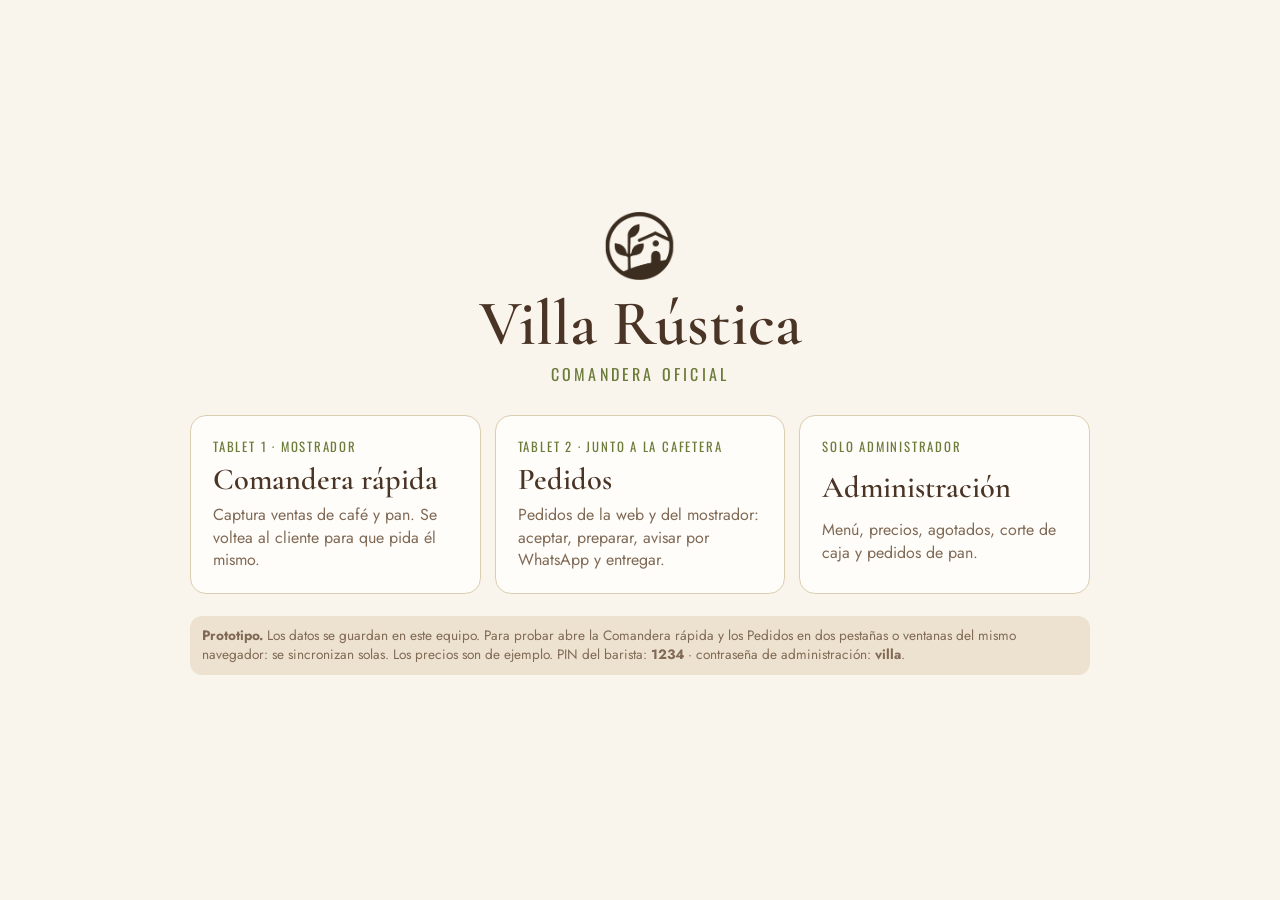
<file: comandera/index.html>
<!DOCTYPE html>
<html lang="es">
<head>
  <meta charset="utf-8">
  <meta name="viewport" content="width=device-width, initial-scale=1, viewport-fit=cover">
  <meta name="theme-color" content="#faf5ec">
  <title>Comandera · Villa Rústica</title>
  <link rel="icon" href="logo.png">
  <link rel="preconnect" href="https://fonts.googleapis.com">
  <link rel="preconnect" href="https://fonts.gstatic.com" crossorigin>
  <link href="https://fonts.googleapis.com/css2?family=Cormorant+Garamond:wght@500;600&family=Jost:wght@400;500;600&family=Oswald:wght@400;500&display=swap" rel="stylesheet">
  <link rel="stylesheet" href="estilos.css">
</head>
<body>
  <main class="inicio">
    <div class="inicio-in">
      <img src="logo.png" alt="" width="72" height="68">
      <h1>Villa Rústica</h1>
      <p class="sub">Comandera oficial</p>
      <div class="puertas">
        <a class="card puerta" href="rapida.html">
          <span class="n">Tablet 1 · Mostrador</span>
          <h2>Comandera rápida</h2>
          <p>Captura ventas de café y pan. Se voltea al cliente para que pida él mismo.</p>
        </a>
        <a class="card puerta" href="pedidos.html">
          <span class="n">Tablet 2 · Junto a la cafetera</span>
          <h2>Pedidos</h2>
          <p>Pedidos de la web y del mostrador: aceptar, preparar, avisar por WhatsApp y entregar.</p>
        </a>
        <a class="card puerta" href="admin.html">
          <span class="n">Solo administrador</span>
          <h2>Administración</h2>
          <p>Menú, precios, agotados, corte de caja y pedidos de pan.</p>
        </a>
      </div>
      <p class="nota-proto"><b>Prototipo.</b> Los datos se guardan en este equipo. Para probar abre la Comandera rápida y los Pedidos en dos pestañas o ventanas del mismo navegador: se sincronizan solas. Los precios son de ejemplo. PIN del barista: <b>1234</b> · contraseña de administración: <b>villa</b>.</p>
    </div>
  </main>
</body>
</html>
</file>
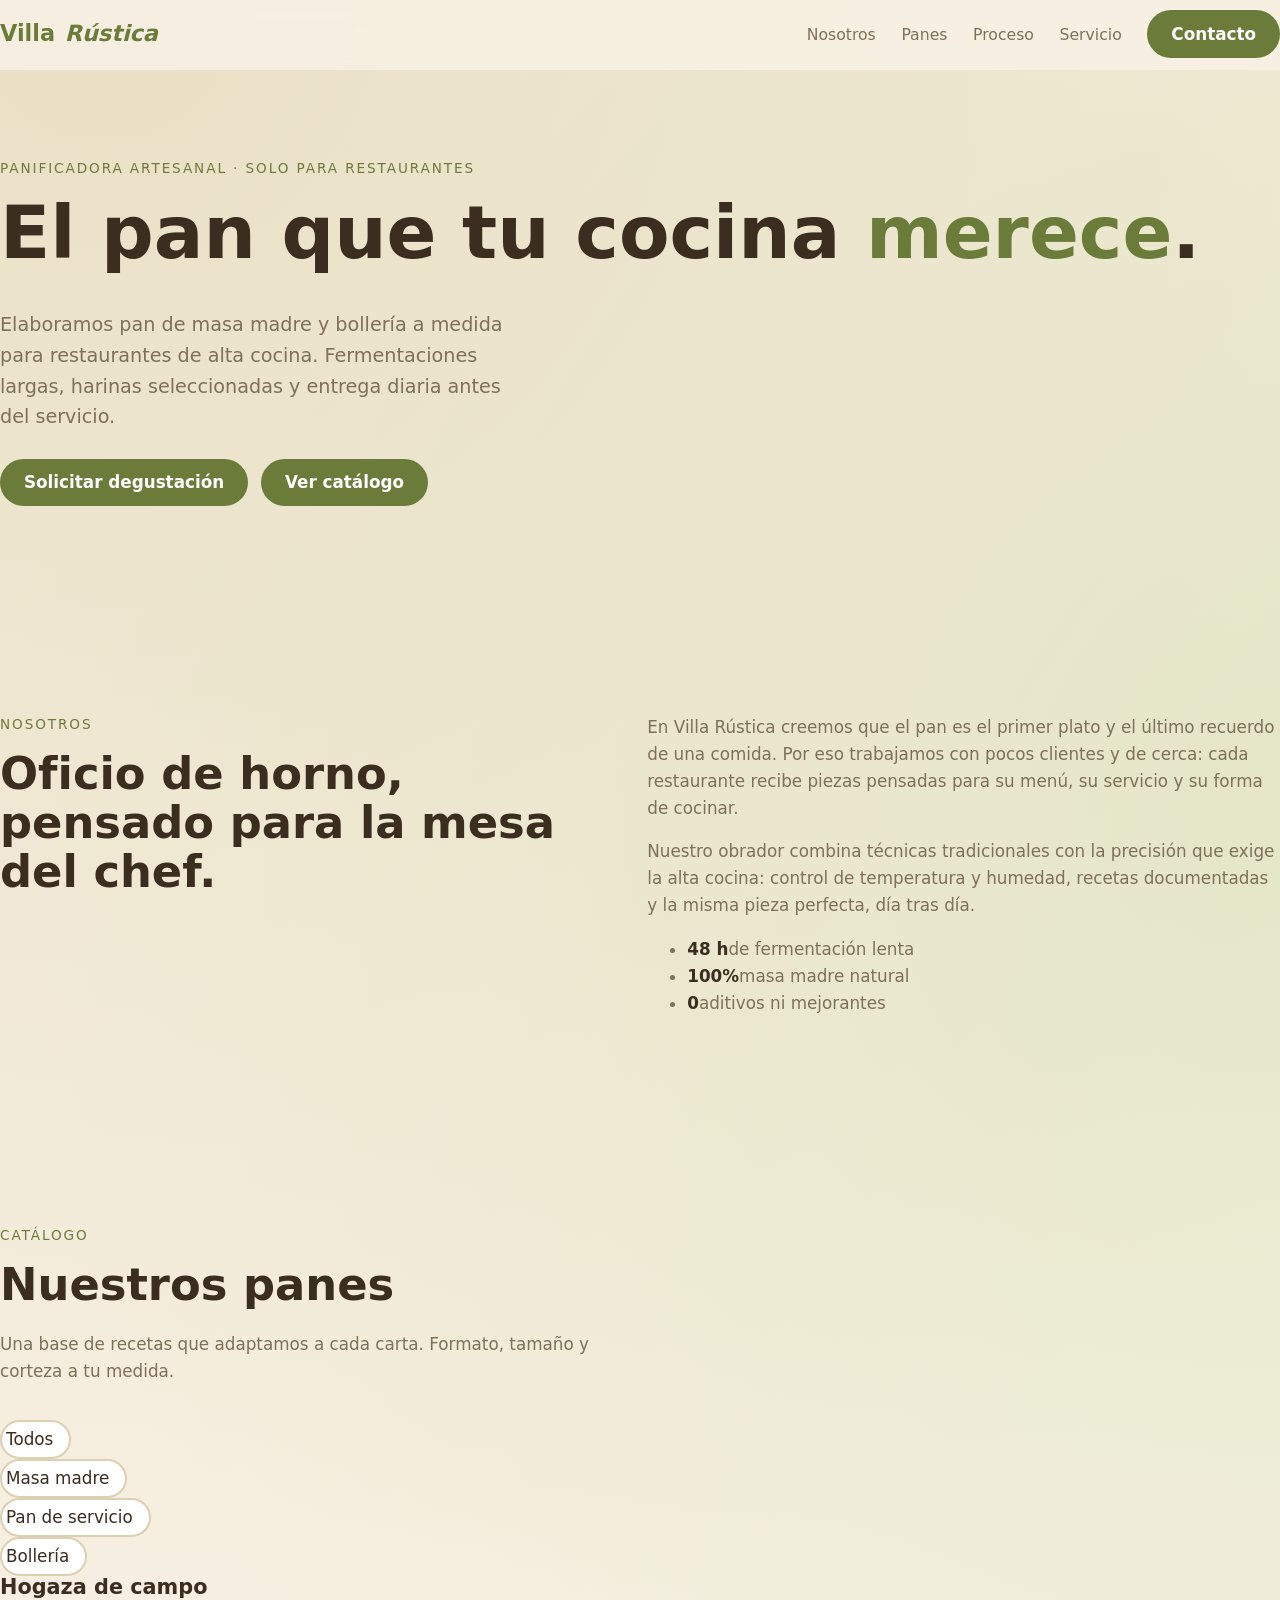
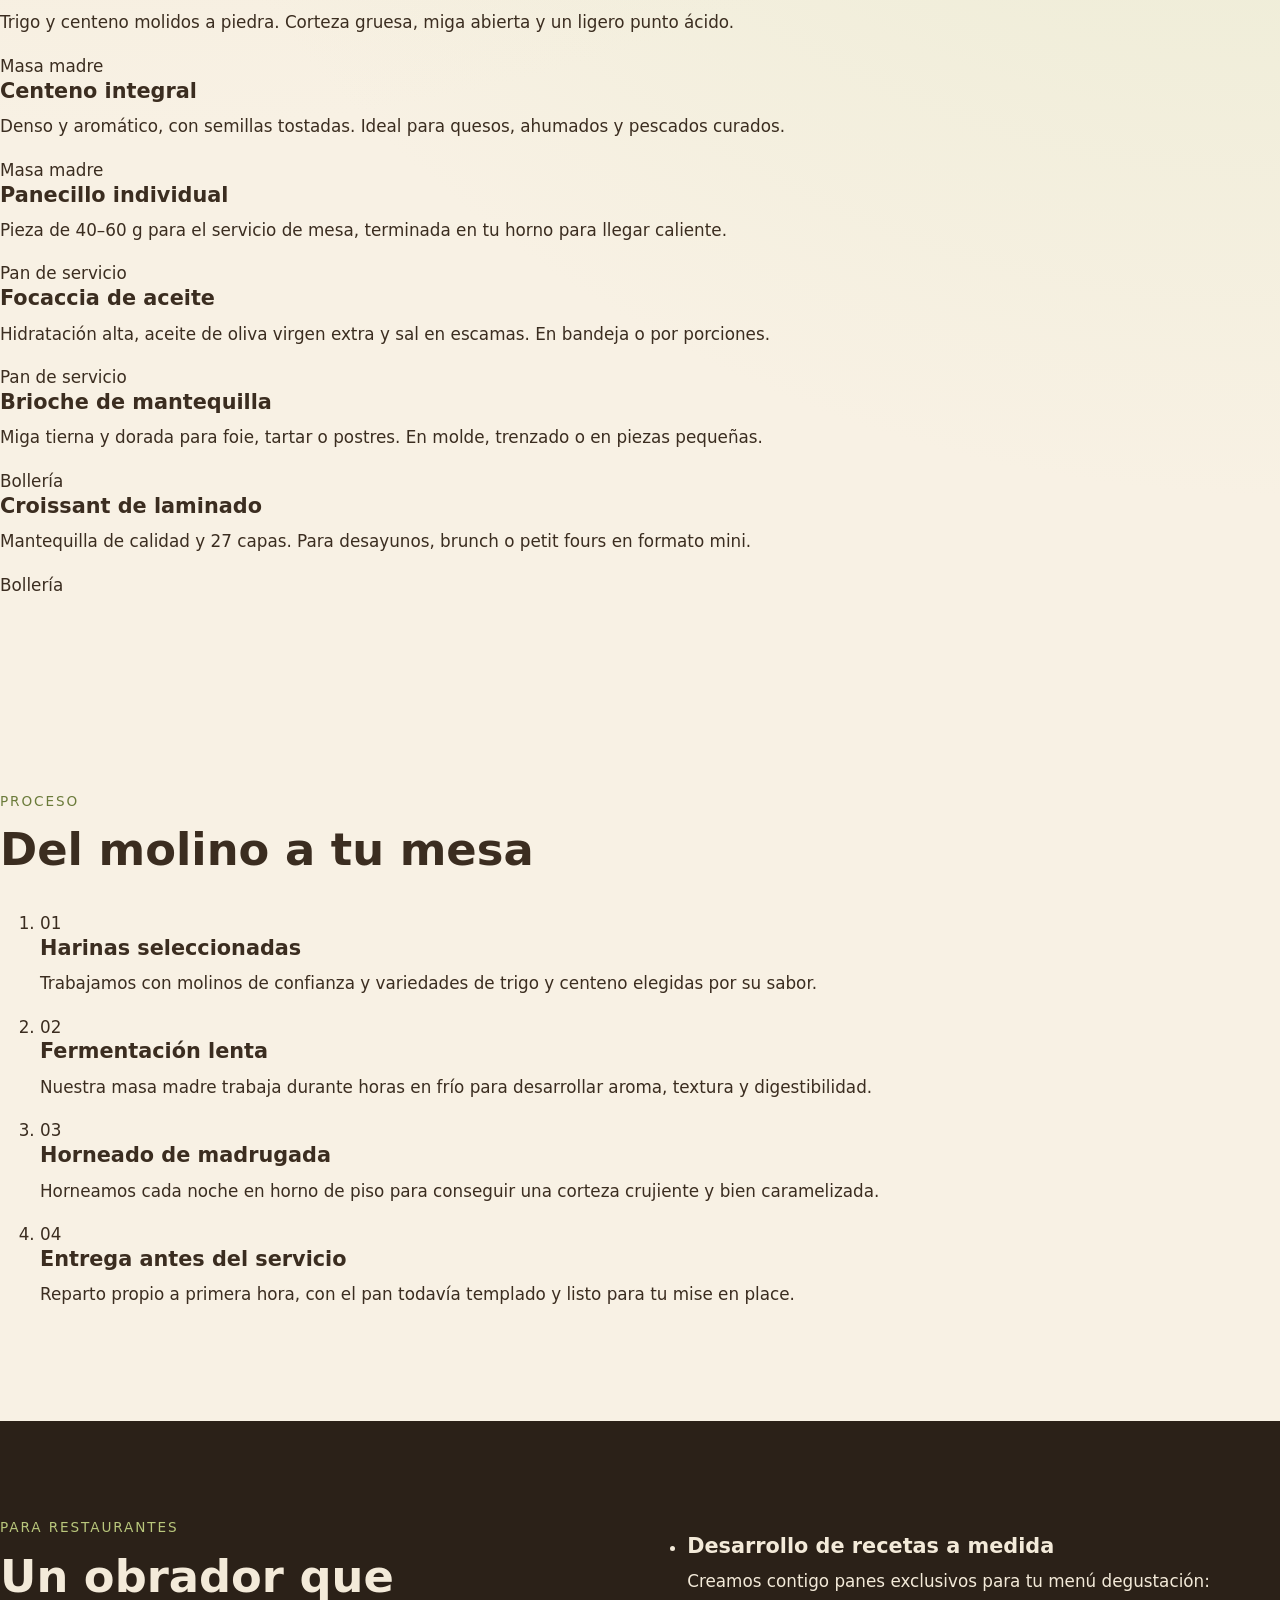
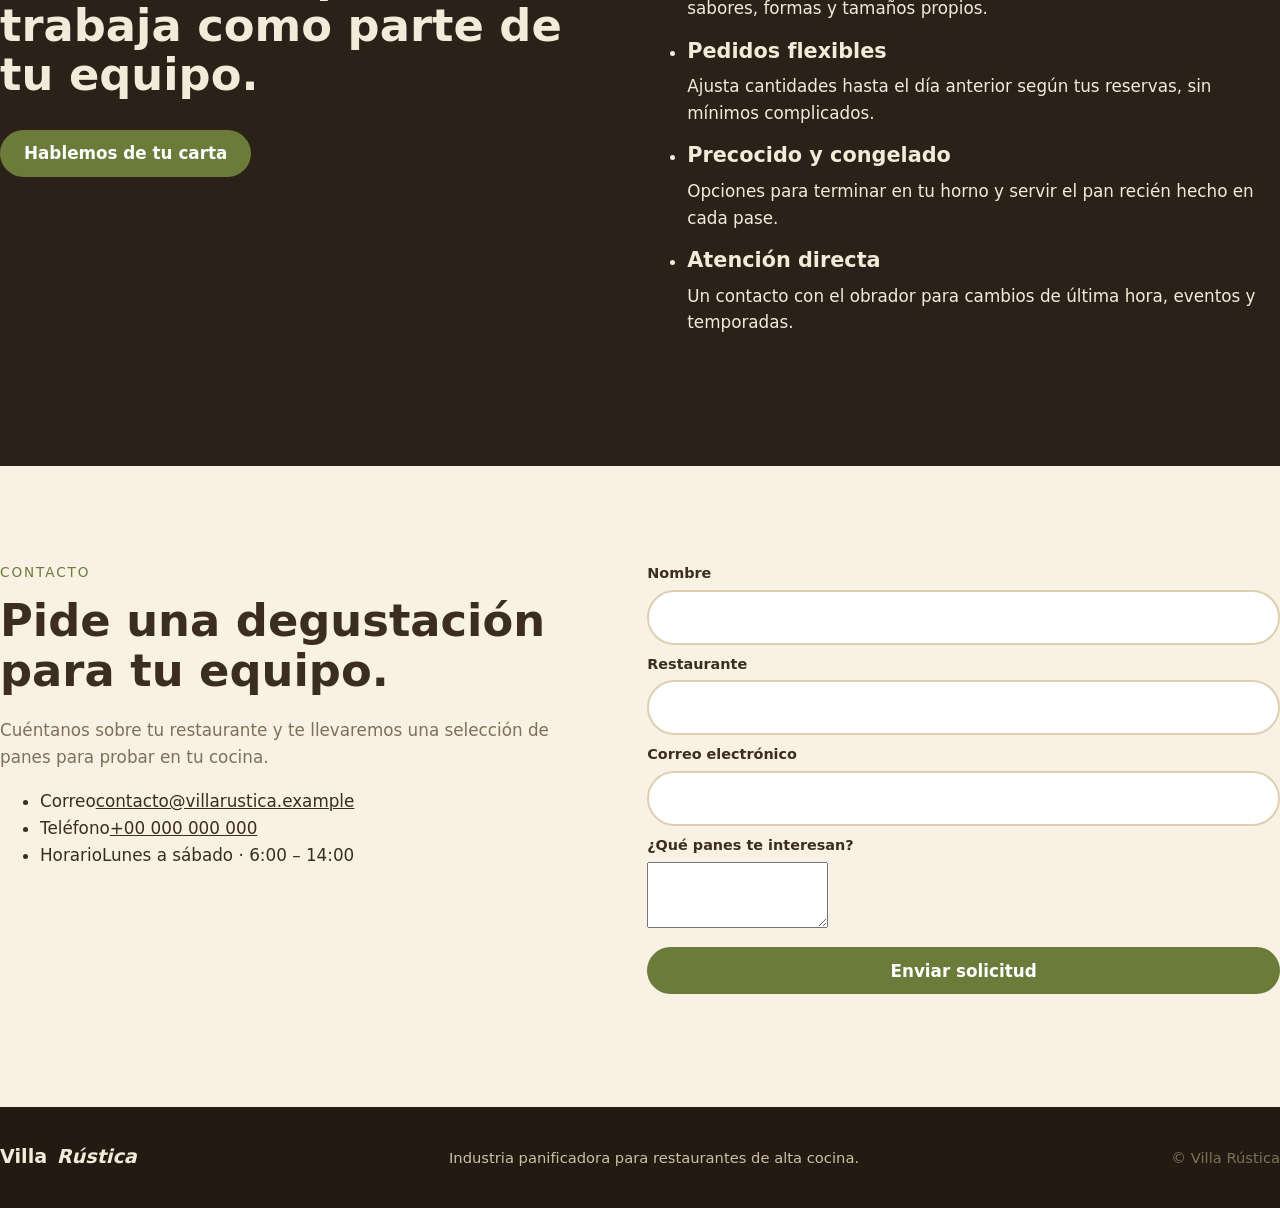
<file: New folder/index.html>
<!doctype html>
<html lang="es">
<head>
  <meta charset="utf-8">
  <meta name="viewport" content="width=device-width, initial-scale=1">
  <title>Villa Rústica · Panadería para alta cocina</title>
  <meta name="description" content="Villa Rústica: industria panificadora artesanal que elabora pan de masa madre y bollería a medida para restaurantes de alta cocina.">
  <link rel="preconnect" href="https://fonts.googleapis.com">
  <link rel="preconnect" href="https://fonts.gstatic.com" crossorigin>
  <link href="https://fonts.googleapis.com/css2?family=Cormorant+Garamond:ital,wght@0,500;0,600;1,500&family=Inter:wght@400;500;600&display=swap" rel="stylesheet">
  <link rel="stylesheet" href="styles.css">
  <link rel="icon" href="data:image/svg+xml,<svg xmlns='http://www.w3.org/2000/svg' viewBox='0 0 64 64'><ellipse cx='32' cy='36' rx='26' ry='18' fill='%23b5733a'/><path d='M16 30q8-8 16 0M28 26q8-8 16 0' stroke='%23f5ecdf' stroke-width='3' fill='none' stroke-linecap='round'/></svg>">
</head>
<body>
  <header class="site-header" id="top">
    <nav class="nav container" aria-label="Principal">
      <a href="#top" class="brand">Villa <em>Rústica</em></a>
      <button class="nav-toggle" aria-expanded="false" aria-controls="nav-menu" aria-label="Abrir menú">
        <span></span><span></span><span></span>
      </button>
      <ul class="nav-menu" id="nav-menu">
        <li><a href="#nosotros">Nosotros</a></li>
        <li><a href="#panes">Panes</a></li>
        <li><a href="#proceso">Proceso</a></li>
        <li><a href="#servicio">Servicio</a></li>
        <li><a href="#contacto" class="btn btn-small">Contacto</a></li>
      </ul>
    </nav>
  </header>

  <main>
    <section class="hero">
      <div class="hero-bg" aria-hidden="true"></div>
      <div class="container hero-content">
        <p class="eyebrow">Panificadora artesanal · Solo para restaurantes</p>
        <h1>El pan que tu cocina <em>merece</em>.</h1>
        <p class="lead">Elaboramos pan de masa madre y bollería a medida para restaurantes de alta cocina. Fermentaciones largas, harinas seleccionadas y entrega diaria antes del servicio.</p>
        <div class="hero-actions">
          <a href="#contacto" class="btn">Solicitar degustación</a>
          <a href="#panes" class="btn btn-ghost">Ver catálogo</a>
        </div>
      </div>
    </section>

    <section class="section" id="nosotros">
      <div class="container split">
        <div>
          <p class="eyebrow">Nosotros</p>
          <h2>Oficio de horno, pensado para la mesa del chef.</h2>
        </div>
        <div class="prose">
          <p>En Villa Rústica creemos que el pan es el primer plato y el último recuerdo de una comida. Por eso trabajamos con pocos clientes y de cerca: cada restaurante recibe piezas pensadas para su menú, su servicio y su forma de cocinar.</p>
          <p>Nuestro obrador combina técnicas tradicionales con la precisión que exige la alta cocina: control de temperatura y humedad, recetas documentadas y la misma pieza perfecta, día tras día.</p>
          <ul class="stats">
            <li><strong>48 h</strong><span>de fermentación lenta</span></li>
            <li><strong>100%</strong><span>masa madre natural</span></li>
            <li><strong>0</strong><span>aditivos ni mejorantes</span></li>
          </ul>
        </div>
      </div>
    </section>

    <section class="section section-alt" id="panes">
      <div class="container">
        <div class="section-head">
          <p class="eyebrow">Catálogo</p>
          <h2>Nuestros panes</h2>
          <p>Una base de recetas que adaptamos a cada carta. Formato, tamaño y corteza a tu medida.</p>
        </div>
        <div class="filters" role="group" aria-label="Filtrar panes">
          <button class="chip is-active" data-filter="todos">Todos</button>
          <button class="chip" data-filter="masa-madre">Masa madre</button>
          <button class="chip" data-filter="servicio">Pan de servicio</button>
          <button class="chip" data-filter="dulce">Bollería</button>
        </div>
        <div class="cards">
          <article class="card" data-cat="masa-madre">
            <div class="card-art art-1" aria-hidden="true"></div>
            <h3>Hogaza de campo</h3>
            <p>Trigo y centeno molidos a piedra. Corteza gruesa, miga abierta y un ligero punto ácido.</p>
            <span class="tag">Masa madre</span>
          </article>
          <article class="card" data-cat="masa-madre">
            <div class="card-art art-2" aria-hidden="true"></div>
            <h3>Centeno integral</h3>
            <p>Denso y aromático, con semillas tostadas. Ideal para quesos, ahumados y pescados curados.</p>
            <span class="tag">Masa madre</span>
          </article>
          <article class="card" data-cat="servicio">
            <div class="card-art art-3" aria-hidden="true"></div>
            <h3>Panecillo individual</h3>
            <p>Pieza de 40–60 g para el servicio de mesa, terminada en tu horno para llegar caliente.</p>
            <span class="tag">Pan de servicio</span>
          </article>
          <article class="card" data-cat="servicio">
            <div class="card-art art-4" aria-hidden="true"></div>
            <h3>Focaccia de aceite</h3>
            <p>Hidratación alta, aceite de oliva virgen extra y sal en escamas. En bandeja o por porciones.</p>
            <span class="tag">Pan de servicio</span>
          </article>
          <article class="card" data-cat="dulce">
            <div class="card-art art-5" aria-hidden="true"></div>
            <h3>Brioche de mantequilla</h3>
            <p>Miga tierna y dorada para foie, tartar o postres. En molde, trenzado o en piezas pequeñas.</p>
            <span class="tag">Bollería</span>
          </article>
          <article class="card" data-cat="dulce">
            <div class="card-art art-6" aria-hidden="true"></div>
            <h3>Croissant de laminado</h3>
            <p>Mantequilla de calidad y 27 capas. Para desayunos, brunch o petit fours en formato mini.</p>
            <span class="tag">Bollería</span>
          </article>
        </div>
      </div>
    </section>

    <section class="section" id="proceso">
      <div class="container">
        <div class="section-head">
          <p class="eyebrow">Proceso</p>
          <h2>Del molino a tu mesa</h2>
        </div>
        <ol class="steps">
          <li>
            <span class="step-num">01</span>
            <h3>Harinas seleccionadas</h3>
            <p>Trabajamos con molinos de confianza y variedades de trigo y centeno elegidas por su sabor.</p>
          </li>
          <li>
            <span class="step-num">02</span>
            <h3>Fermentación lenta</h3>
            <p>Nuestra masa madre trabaja durante horas en frío para desarrollar aroma, textura y digestibilidad.</p>
          </li>
          <li>
            <span class="step-num">03</span>
            <h3>Horneado de madrugada</h3>
            <p>Horneamos cada noche en horno de piso para conseguir una corteza crujiente y bien caramelizada.</p>
          </li>
          <li>
            <span class="step-num">04</span>
            <h3>Entrega antes del servicio</h3>
            <p>Reparto propio a primera hora, con el pan todavía templado y listo para tu mise en place.</p>
          </li>
        </ol>
      </div>
    </section>

    <section class="section section-dark" id="servicio">
      <div class="container split">
        <div>
          <p class="eyebrow">Para restaurantes</p>
          <h2>Un obrador que trabaja como parte de tu equipo.</h2>
          <a href="#contacto" class="btn">Hablemos de tu carta</a>
        </div>
        <ul class="features">
          <li>
            <h3>Desarrollo de recetas a medida</h3>
            <p>Creamos contigo panes exclusivos para tu menú degustación: sabores, formas y tamaños propios.</p>
          </li>
          <li>
            <h3>Pedidos flexibles</h3>
            <p>Ajusta cantidades hasta el día anterior según tus reservas, sin mínimos complicados.</p>
          </li>
          <li>
            <h3>Precocido y congelado</h3>
            <p>Opciones para terminar en tu horno y servir el pan recién hecho en cada pase.</p>
          </li>
          <li>
            <h3>Atención directa</h3>
            <p>Un contacto con el obrador para cambios de última hora, eventos y temporadas.</p>
          </li>
        </ul>
      </div>
    </section>

    <section class="section" id="contacto">
      <div class="container split">
        <div>
          <p class="eyebrow">Contacto</p>
          <h2>Pide una degustación para tu equipo.</h2>
          <p class="prose">Cuéntanos sobre tu restaurante y te llevaremos una selección de panes para probar en tu cocina.</p>
          <ul class="contact-list">
            <li><span>Correo</span><a href="mailto:contacto@villarustica.example">contacto@villarustica.example</a></li>
            <li><span>Teléfono</span><a href="tel:+000000000">+00 000 000 000</a></li>
            <li><span>Horario</span>Lunes a sábado · 6:00 – 14:00</li>
          </ul>
        </div>
        <form class="form" id="contact-form" novalidate>
          <div class="field">
            <label for="name">Nombre</label>
            <input id="name" name="name" type="text" autocomplete="name" required>
          </div>
          <div class="field">
            <label for="restaurant">Restaurante</label>
            <input id="restaurant" name="restaurant" type="text" autocomplete="organization" required>
          </div>
          <div class="field">
            <label for="email">Correo electrónico</label>
            <input id="email" name="email" type="email" autocomplete="email" required>
          </div>
          <div class="field">
            <label for="message">¿Qué panes te interesan?</label>
            <textarea id="message" name="message" rows="4"></textarea>
          </div>
          <button type="submit" class="btn btn-block">Enviar solicitud</button>
          <p class="form-status" role="status" aria-live="polite"></p>
        </form>
      </div>
    </section>
  </main>

  <footer class="site-footer">
    <div class="container footer-inner">
      <a href="#top" class="brand">Villa <em>Rústica</em></a>
      <p>Industria panificadora para restaurantes de alta cocina.</p>
      <p class="muted">© <span id="year"></span> Villa Rústica</p>
    </div>
  </footer>

  <script src="script.js"></script>
</body>
</html>
</file>
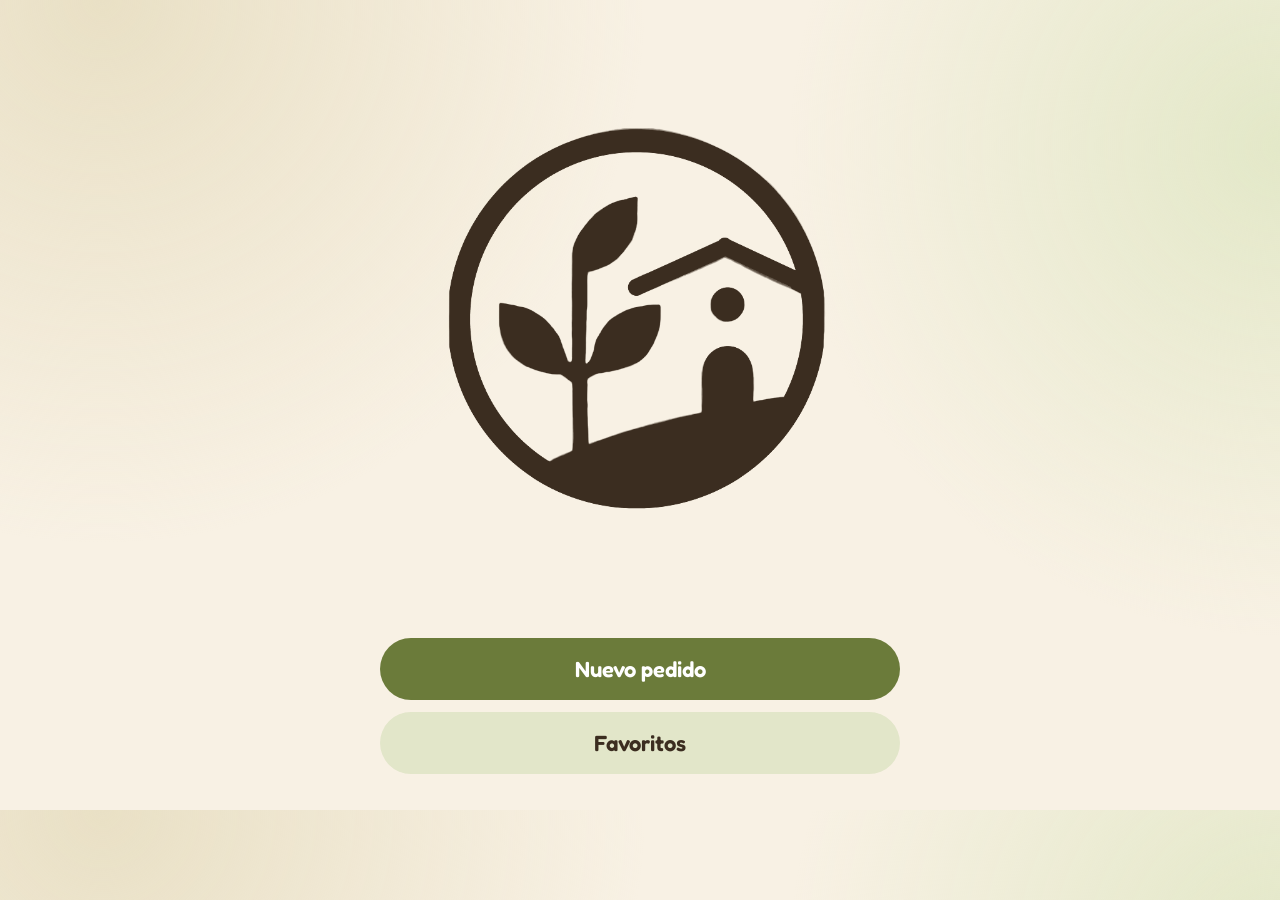
<file: index.html.html>
<!DOCTYPE html>
<html lang="es">
<head>
<meta charset="utf-8">
<meta name="viewport" content="width=device-width, initial-scale=1, viewport-fit=cover">
<title>Villa Rústica</title>
<link href="https://fonts.googleapis.com/css2?family=Fredoka:wght@500;600&family=DM+Sans:wght@400;500;700&display=swap" rel="stylesheet">
<style>
:root{color-scheme:light;--bg:#f8f1e4;--ink:#3b2d20;--soft:#7f705a;--pink:#6b7b3a;--pink2:#ebe0c8;--lilac:#e2e6c9;--line:#ddd0b2;box-sizing:border-box;padding-top:env(safe-area-inset-top,0px);padding-bottom:env(safe-area-inset-bottom,0px)}
*{box-sizing:border-box}
html{scroll-padding-top:env(safe-area-inset-top,0px)}
body{margin:0;background:radial-gradient(circle at 8% 0,#e9e0c5 0,transparent 38%),radial-gradient(circle at 100% 18%,#e3e8c8 0,transparent 34%),var(--bg);background-color:var(--bg);color:var(--ink);font-family:'DM Sans',system-ui,sans-serif;font-size:17px;line-height:1.3}
h1,h2,b,.btn,.big,output{font-family:'Fredoka','DM Sans',system-ui,sans-serif}
main{max-width:560px;margin:0 auto;padding:20px 16px 140px}
h1{font-size:42px;margin:6px 0 0;font-weight:600;line-height:1;color:var(--pink)}
.tag{color:var(--soft);margin:6px 0 4px}
h2{font-size:21px;margin:26px 0 10px;font-weight:600}
h2 i{display:inline-grid;place-items:center;width:28px;height:28px;border-radius:50%;background:var(--pink);color:#fff;font-style:normal;font-size:15px;margin-right:8px}
main{counter-reset:n}h2.n{counter-increment:n}h2 i::before{content:counter(n)}
.g2{display:grid;grid-template-columns:1fr 1fr;gap:12px}
.card{border:3px solid transparent;background:#fff;border-radius:24px;padding:8px 8px 12px;text-align:center;box-shadow:0 6px 18px rgba(107,123,58,.16);cursor:pointer;font:inherit;color:inherit}
.card.on{border-color:var(--pink);background:#fbf7ee;transform:rotate(-1.5deg)}
.im{background:var(--pink2);border-radius:18px;padding:3px}
.im svg,.ic svg{display:block;width:100%;height:auto}
.card b{display:block;font-size:20px;margin-top:6px;font-weight:600}
.card span{color:var(--soft)}
.chips{display:flex;flex-wrap:wrap;gap:10px}
.chip{display:flex;align-items:center;gap:8px;border:2.5px solid var(--line);background:#fff;border-radius:999px;padding:5px 16px 5px 5px;font:inherit;color:inherit;cursor:pointer;text-align:left}
.chip.on{border-color:var(--pink);background:#fbf7ee}
.ic{width:38px;height:38px;border-radius:50%;display:grid;place-items:center;padding:6px;flex:none}
.chip small{display:block;color:var(--soft);font-size:13px}
.qty{display:flex;align-items:center;gap:14px}
.qty button{width:54px;height:54px;border-radius:50%;border:0;background:var(--pink2);color:var(--pink);font-size:32px;font-family:'Fredoka',sans-serif;cursor:pointer;padding:0}
.qty output{font-size:38px;min-width:46px;text-align:center}
.soft{color:var(--soft)}
input{width:100%;font:inherit;font-size:18px;padding:12px 16px;border:2.5px solid var(--line);border-radius:999px;background:#fff;color:var(--ink);margin-top:14px}
.bar{position:fixed;left:0;right:0;bottom:0;background:rgba(248,241,228,.94);backdrop-filter:blur(8px);border-top:2px solid var(--line);padding:10px 16px calc(10px + env(safe-area-inset-bottom,0px))}
.bar .in{max-width:560px;margin:0 auto;display:flex;align-items:center;justify-content:space-between;gap:12px}
.tot small{display:block;color:var(--soft);font-size:13px}.tot b{font-size:30px;color:var(--pink)}
.btn{font-weight:600;font-size:18px;background:var(--pink);color:#fff;border:0;border-radius:999px;padding:14px 22px;cursor:pointer;text-decoration:none;display:inline-block;text-align:center}
.btn.alt{background:var(--lilac);color:var(--ink)}
.btn.sm{padding:8px 14px;font-size:15px}
.btn:active{transform:scale(.96)}
.fav{display:flex;align-items:center;gap:10px;background:#fff;border-radius:20px;padding:8px;margin-bottom:10px;box-shadow:0 4px 14px rgba(107,123,58,.14)}
.fav .im{width:76px;flex:none}
.fav .tx{flex:1;font-size:14px;color:var(--soft)}.fav .tx b{font-size:17px;color:var(--ink)}
.x{border:0;background:none;font-size:20px;color:var(--soft);cursor:pointer;padding:8px}
.msg{text-align:center;min-height:24px;margin-top:8px;color:#55702a;font-weight:700}
#ov{display:none;position:fixed;inset:0;background:rgba(59,45,32,.5);overflow:auto;padding:calc(16px + env(safe-area-inset-top,0px)) 14px calc(24px + env(safe-area-inset-bottom,0px));z-index:10}
.wrap{max-width:480px;margin:0 auto}
.panel{background:#fff;border-radius:28px;padding:18px}
.panel h2{margin:0 0 12px;text-align:center;color:var(--pink)}
.thumbs{display:flex;flex-wrap:wrap;gap:10px;justify-content:center}
.th{width:92px;text-align:center;font-size:13px;line-height:1.2}
.th .im{padding:6px;margin-bottom:4px}
.big{font-size:46px;color:var(--pink);text-align:center;line-height:1;margin-top:14px;font-weight:600}
.cap{text-align:center;color:var(--soft);font-size:13px}
.tk{margin-top:14px;font-size:14px;color:var(--soft);border-top:2px dashed var(--line);padding-top:10px}
.tk hr{border:0;border-top:2px dashed var(--line);margin:8px 0}
.ln{display:flex;justify-content:space-between;gap:8px}
.acts{display:flex;flex-direction:column;gap:10px;margin-top:14px}
.home{display:flex;flex-direction:column;align-items:center;justify-content:space-between;gap:24px;max-width:560px;margin:0 auto;min-height:90vh;padding:24px 20px 36px}
.lw{flex:1;display:grid;place-items:center;width:100%}
.logo{width:min(82vw,400px);height:auto;display:block}
.hb{width:100%;display:flex;flex-direction:column;gap:12px}
.btn.lg{font-size:22px;padding:18px 22px}
.back{border:0;background:none;color:var(--pink);font:inherit;font-weight:700;cursor:pointer;padding:6px 0;margin-bottom:4px}
.fh{margin-top:8px}
</style>
</head>
<body>
<section id="home" class="home"><div class="lw"><img class="logo" alt="Villa Rústica" src="[data-uri]"></div><div class="hb"><button class="btn lg" data-go="order" data-nw="1">Nuevo pedido</button><button class="btn alt lg" data-go="favp">Favoritos</button></div></section>
<main id="order" style="display:none">
<button class="back" data-go="home">← Inicio</button>
<h1>Villa Rústica</h1>
<p class="tag">Arma tu café a tu gusto ♡</p>
<h2 class="n"><i></i>Elige tu café</h2><div class="g2" id="cafes"></div>
<div id="tmpw"><h2 class="n"><i></i>Frío o caliente</h2><div class="chips" id="temps"></div></div>
<h2 class="n"><i></i>Tipo de leche</h2><div class="chips" id="milks"></div>
<h2 class="n"><i></i>Toppings</h2><div class="chips" id="tops"></div>
<h2 class="n"><i></i>Cantidad</h2>
<div class="qty"><button data-q="-1" aria-label="Restar">−</button><output id="qv">1</output><button data-q="1" aria-label="Sumar">+</button><span class="soft" id="up"></span></div>
<input id="cli" placeholder="Tu nombre" maxlength="40" aria-label="Tu nombre">
<h2>Tu café predeterminado</h2><div id="defw"></div><div class="msg" id="dmsg"></div>
<div class="bar"><div class="in"><div class="tot"><small>TOTAL</small><b id="tot">$0.00</b></div><button class="btn" id="send">Guardar y enviar</button></div></div>
</main>
<main id="favp" style="display:none">
<button class="back" data-go="home">← Inicio</button>
<h2 class="fh">♡ Favoritos <span class="soft" id="fc"></span></h2>
<div id="favs"></div>
<button class="btn alt sm" id="fsave">Guardar mi predeterminado en favoritos</button>
<div class="msg" id="fmsg"></div>
</main>
<div id="ov"><div class="wrap" id="tk"></div></div>
<script>
var CAF=[{id:'espresso',n:'Espresso',p:2.5},{id:'americano',n:'Americano',p:3},{id:'cappuccino',n:'Cappuccino',p:4},{id:'flat',n:'Flat white',p:4.25},{id:'latte',n:'Latte',p:4.5}];
var MIL=[{id:'none',n:'Sin leche',l:'Sin leche',p:0},{id:'desl',n:'Deslactosada',l:'Leche deslactosada',p:.5},{id:'alm',n:'Almendra',l:'Leche de almendra',p:.75},{id:'avena',n:'Avena',l:'Leche de avena',p:1}];
var TOP=[{id:'vainilla',n:'Vainilla',p:.5},{id:'lavanda',n:'Lavanda',p:.6},{id:'piloncillo',n:'Piloncillo',p:.4}];
var BG={vainilla:'#f7ecc9',lavanda:'#e4dcee',piloncillo:'#efd9bd',avena:'#f3e7c4',alm:'#efdcc4',desl:'#e2ece8',none:'#ece6d8',hot:'#f3d9c4',cold:'#dce8e8'};
var NUM='19286554308',NF=function(v){return '$'+v.toFixed(2)},$=function(i){return document.getElementById(i)};
function by(a,id){for(var i=0;i<a.length;i++)if(a[i].id===id)return a[i]}
function esc(x){return String(x).replace(/[&<>"]/g,function(m){return {'&':'&amp;','<':'&lt;','>':'&gt;','"':'&quot;'}[m]})}
function cup(id){var A={
espresso:[30,'#7a4a32','<circle cx="78" cy="58" r="15" fill="#9b6444" opacity=".7"/><ellipse cx="72" cy="52" rx="6" ry="3" fill="#fff" opacity=".35"/>'],
americano:[38,'#5a3a2c','<circle cx="78" cy="58" r="26" fill="#6b4535"/><path d="M58 48Q66 40 78 40" stroke="#fff" stroke-width="3" fill="none" opacity=".35" stroke-linecap="round"/>'],
latte:[38,'#d9a77c','<path d="M78 76C48 58 60 38 78 51C96 38 108 58 78 76Z" fill="#fff6ee"/>'],
cappuccino:[38,'#fbeadb','<circle cx="78" cy="58" r="26" fill="#f1d2b4"/><circle cx="66" cy="50" r="2" fill="#7a4a32"/><circle cx="84" cy="46" r="2" fill="#7a4a32"/><circle cx="92" cy="62" r="2" fill="#7a4a32"/><circle cx="70" cy="68" r="2" fill="#7a4a32"/><circle cx="80" cy="58" r="2.5" fill="#7a4a32"/>'],
flat:[38,'#c99468','<ellipse cx="78" cy="58" rx="24" ry="19" fill="#fff6ee"/><ellipse cx="78" cy="58" rx="12" ry="9" fill="#c99468"/>']}[id];
return '<svg viewBox="0 0 160 120" role="img" aria-label="'+id+'"><ellipse cx="78" cy="108" rx="48" ry="7" fill="#3b2d20" opacity=".08"/><circle cx="78" cy="58" r="50" fill="#fff"/><rect x="120" y="50" width="28" height="16" rx="8" fill="#fff"/><circle cx="78" cy="58" r="'+A[0]+'" fill="#fbf6ea" stroke="#e5d6b8" stroke-width="3"/><circle cx="78" cy="58" r="'+(A[0]-5)+'" fill="'+A[1]+'"/>'+A[2]+'<circle cx="24" cy="20" r="5" fill="#c9d49a"/><circle cx="140" cy="24" r="4" fill="#e0c9a0"/></svg>'}
function ico(id){var I={
vainilla:'<path d="M8 42C16 32 28 20 42 8" stroke="#6b4332" stroke-width="5" fill="none" stroke-linecap="round"/><g transform="translate(17 17)" fill="#fffaf0" stroke="#e8d7a8" stroke-width="1.5"><ellipse cy="-6" rx="3.5" ry="6"/><ellipse cy="-6" rx="3.5" ry="6" transform="rotate(72)"/><ellipse cy="-6" rx="3.5" ry="6" transform="rotate(144)"/><ellipse cy="-6" rx="3.5" ry="6" transform="rotate(216)"/><ellipse cy="-6" rx="3.5" ry="6" transform="rotate(288)"/></g><circle cx="17" cy="17" r="3" fill="#f2c94c"/>',
lavanda:'<path d="M24 44V18" stroke="#7a9a6a" stroke-width="2.5" stroke-linecap="round"/><path d="M24 38Q15 36 13 29M24 34Q33 32 35 25" stroke="#7a9a6a" stroke-width="2.5" fill="none" stroke-linecap="round"/><g fill="#b79cf2"><ellipse cx="24" cy="8" rx="3" ry="4.5"/><ellipse cx="19" cy="14" rx="3" ry="4.5" transform="rotate(-20 19 14)"/><ellipse cx="29" cy="14" rx="3" ry="4.5" transform="rotate(20 29 14)"/><ellipse cx="24" cy="17" rx="3" ry="4.5"/><ellipse cx="20" cy="22" rx="3" ry="4" transform="rotate(-20 20 22)"/><ellipse cx="28" cy="22" rx="3" ry="4" transform="rotate(20 28 22)"/></g>',
piloncillo:'<ellipse cx="24" cy="38" rx="13" ry="4" fill="#8a5028"/><path d="M11 38L16 14H32L37 38Z" fill="#a8683a"/><ellipse cx="24" cy="14" rx="8" ry="3" fill="#c98a55"/><path d="M19 22L17 34" stroke="#8a5028" stroke-width="2.5" stroke-linecap="round"/>',
avena:'<path d="M24 44V12" stroke="#b08a4a" stroke-width="2.5" stroke-linecap="round"/><g fill="#e6c36a"><ellipse cx="18" cy="17" rx="3.5" ry="6" transform="rotate(-30 18 17)"/><ellipse cx="30" cy="17" rx="3.5" ry="6" transform="rotate(30 30 17)"/><ellipse cx="18" cy="29" rx="3.5" ry="6" transform="rotate(-30 18 29)"/><ellipse cx="30" cy="29" rx="3.5" ry="6" transform="rotate(30 30 29)"/><ellipse cx="24" cy="9" rx="3" ry="6"/></g>',
alm:'<path d="M24 6C37 13 39 31 24 43C9 31 11 13 24 6Z" fill="#d9a066"/><path d="M24 14V35" stroke="#b9783a" stroke-width="2" stroke-linecap="round"/><path d="M16 20Q17 14 21 11" stroke="#f2cfa0" stroke-width="2" fill="none" stroke-linecap="round"/>',
desl:'<path d="M24 5C34 19 38 25 38 31A14 14 0 0 1 10 31C10 25 14 19 24 5Z" fill="#dff1ff" stroke="#8ec5ee" stroke-width="2.5"/><path d="M17 32a7 7 0 0 0 6 7" stroke="#fff" stroke-width="3" fill="none" stroke-linecap="round"/>',
hot:'<path d="M24 5C27 14 36 18 36 29A12 12 0 0 1 12 29C12 22 17 20 18 13C21 16 22 11 24 5Z" fill="#e8873a"/><path d="M24 22C26 26 30 28 30 33A6 6 0 0 1 18 33C18 29 22 28 24 22Z" fill="#f6c453"/>',
cold:'<rect x="10" y="10" width="28" height="28" rx="6" fill="#d6ecf2" stroke="#8cc3d1" stroke-width="2.5" transform="rotate(12 24 24)"/><path d="M17 19l6-4" stroke="#fff" stroke-width="3" stroke-linecap="round"/>'}[id]||'';
return '<svg viewBox="0 0 48 48">'+I+'</svg>'}
var s={cafe:'latte',milk:'desl',tops:[],qty:1,temp:'hot'},FAV=[],DEF=null,AC;
try{FAV=JSON.parse(localStorage.getItem('cafe-favoritos'))||[];DEF=JSON.parse(localStorage.getItem('cafe-predeterminado'))}catch(e){}
function nm(id){return id==='espresso'||id==='americano'}
function ht(id){return id==='latte'||id==='americano'}
function tp(o){return ht(o.cafe)?(o.temp||'hot'):''}
function unit(o){var u=by(CAF,o.cafe).p+by(MIL,o.milk).p;o.tops.forEach(function(t){u+=by(TOP,t).p});return u}
function key(o){return o.cafe+'|'+o.milk+'|'+o.tops.slice().sort().join(',')+'|'+o.qty+'|'+tp(o)}
function desc(o){var a=[];if(tp(o))a.push(tp(o)==='cold'?'Frío':'Caliente');if(o.milk!=='none')a.push(by(MIL,o.milk).l);o.tops.forEach(function(t){a.push(by(TOP,t).n)});return a.join(' · ')||'Sin extras'}
function chip(at,on,svg,bg,lb,p){return '<button class="chip'+(on?' on':'')+'" '+at+'><span class="ic" style="background:'+bg+'">'+svg+'</span><span>'+lb+'<small>'+(p?'+'+NF(p):'sin costo')+'</small></span></button>'}
function render(){
 var h='';CAF.forEach(function(c){h+='<button class="card'+(s.cafe===c.id?' on':'')+'" data-c="'+c.id+'"><div class="im">'+cup(c.id)+'</div><b>'+c.n+'</b><span>desde '+NF(c.p)+'</span></button>'});$('cafes').innerHTML=h;
 h='';MIL.forEach(function(m){if(m.id==='none'&&!nm(s.cafe))return;h+=chip('data-m="'+m.id+'"',s.milk===m.id,ico(m.id),BG[m.id],m.n,m.p)});$('milks').innerHTML=h;
 h='';TOP.forEach(function(t){h+=chip('data-t="'+t.id+'"',s.tops.indexOf(t.id)>=0,ico(t.id),BG[t.id],t.n,t.p)});$('tops').innerHTML=h;
 $('tmpw').style.display=ht(s.cafe)?'':'none';$('temps').innerHTML=chip('data-p="hot"',s.temp==='hot',ico('hot'),BG.hot,'Caliente',0)+chip('data-p="cold"',s.temp==='cold',ico('cold'),BG.cold,'Frío',0);
 $('qv').textContent=s.qty;var u=unit(s);$('up').textContent=NF(u)+' c/u';$('tot').textContent=NF(u*s.qty);
}
function persist(){try{localStorage.setItem('cafe-favoritos',JSON.stringify(FAV))}catch(e){}}
function rf(){var h='';FAV.forEach(function(o,i){h+='<div class="fav"><div class="im">'+cup(o.cafe)+'</div><div class="tx"><b>'+by(CAF,o.cafe).n+' × '+o.qty+'</b><br>'+desc(o)+'<br>'+NF(unit(o)*o.qty)+'</div><button class="btn alt sm" data-fu="'+i+'">Usar</button><button class="x" data-fd="'+i+'" aria-label="Eliminar">✕</button></div>'});
 $('favs').innerHTML=h||'<p class="soft">Aún no tienes favoritos. Guarda aquí tu pedido predeterminado.</p>';$('fc').textContent=FAV.length+'/5';$('fsave').style.display=DEF?'':'none'}
function addFav(o,mid){var k=key(o),m;
 if(FAV.some(function(x){return key(x)===k}))m='Ya está en tus favoritos';
 else if(FAV.length>=5)m='Tu almacén está lleno (5/5). Elimina uno para guardar otro.';
 else{FAV.push({cafe:o.cafe,milk:o.milk,tops:o.tops.slice(),qty:o.qty,temp:o.temp||'hot'});persist();m='¡Agregado a favoritos!'}
 $(mid).textContent=m;rf()}
document.body.addEventListener('click',function(e){var b=e.target.closest('button');if(!b)return;var d=b.dataset;
 if(d.c){s.cafe=d.c;if(s.milk==='none'&&!nm(d.c))s.milk='desl'}
 else if(d.m)s.milk=d.m;
 else if(d.p)s.temp=d.p;
 else if(d.go){if(d.nw)s={cafe:'latte',milk:'desl',tops:[],qty:1,temp:'hot'};go(d.go)}
 else if(d.du){if(DEF){s={cafe:DEF.cafe,milk:DEF.milk,tops:DEF.tops.slice(),qty:DEF.qty,temp:DEF.temp||'hot'};window.scrollTo(0,0)}}
 else if(d.ds){if(DEF)addFav(DEF,'dmsg')}
 else if(d.t){var i=s.tops.indexOf(d.t);if(i<0)s.tops.push(d.t);else s.tops.splice(i,1)}
 else if(d.q)s.qty=Math.max(1,Math.min(99,s.qty+ +d.q));
 else if(d.fu!==undefined){var f=FAV[+d.fu];s={cafe:f.cafe,milk:f.milk,tops:f.tops.slice(),qty:f.qty,temp:f.temp||'hot'};go('order')}
 else if(d.fd!==undefined){FAV.splice(+d.fd,1);persist();rf();$('fmsg').textContent=''}
 else if(b.id==='fsave'){if(DEF)addFav(DEF,'fmsg')}
 render()});
function th(svg,bg,a,b){return '<div class="th"><div class="im" style="background:'+bg+'">'+svg+'</div><b>'+a+'</b><br>'+b+'</div>'}
function show(o,isNew,ok){
 var cf=by(CAF,o.cafe),ml=by(MIL,o.milk),u=unit(o),t=NF(u*o.qty),f=new Date(o.t).toLocaleString('es'),
 tb=th(cup(cf.id),'#ebe0c8',cf.n,NF(cf.p)),rows='<div class="ln"><span>'+cf.n+'</span><span>'+NF(cf.p)+'</span></div>',
 txt='COMANDA '+o.num+'\n'+f+'\nCliente: '+o.nom+'\n--------------\n'+cf.n+' '+NF(cf.p)+'\n';
 if(tp(o)){var hc=tp(o)==='cold',tn=hc?'Frío':'Caliente';tb+=th(ico(tp(o)),BG[tp(o)],tn,'');rows+='<div class="ln"><span>'+tn+'</span><span></span></div>';txt+=tn+'\n'}
 if(o.milk!=='none'){tb+=th(ico(ml.id),BG[ml.id],ml.l,'+'+NF(ml.p));rows+='<div class="ln"><span>'+ml.l+'</span><span>+'+NF(ml.p)+'</span></div>';txt+=ml.l+' +'+NF(ml.p)+'\n'}
 o.tops.forEach(function(id){var p=by(TOP,id);tb+=th(ico(id),BG[id],p.n,'+'+NF(p.p));rows+='<div class="ln"><span>Topping '+p.n.toLowerCase()+'</span><span>+'+NF(p.p)+'</span></div>';txt+='Topping '+p.n+' +'+NF(p.p)+'\n'});
 txt+='Precio por café: '+NF(u)+'\nCantidad: '+o.qty+'\n--------------\nTOTAL A PAGAR: '+t;
 $('tk').innerHTML='<div class="panel"><h2>'+(isNew?'¡Pedido listo!':'Tu café predeterminado')+'</h2><div class="thumbs">'+tb+'</div><div class="big">'+t+'</div><div class="cap">TOTAL A PAGAR</div>'+
 '<div class="tk"><b>COMANDA '+o.num+'</b><br>'+f+'<br>Cliente: '+esc(o.nom)+'<hr>'+rows+'<hr><div class="ln"><span>Precio por café</span><span>'+NF(u)+'</span></div><div class="ln"><span>Cantidad</span><span>× '+o.qty+'</span></div><div class="ln"><b>Total</b><b>'+t+'</b></div></div>'+
 '<div class="msg" id="msg">'+(isNew?(ok?'Guardado como tu café predeterminado':'No se pudo guardar en este dispositivo'):'')+'</div>'+
 '<div class="acts"><a class="btn" id="wa" target="_blank" rel="noopener">Enviar por WhatsApp</a><a class="btn alt" id="sm">Enviar por SMS</a><button class="btn alt" id="cp">Copiar comanda</button><button class="btn alt" id="fv">♡ Agregar a favoritos</button><button class="btn alt" id="vl">Editar este pedido</button><button class="btn alt" id="nv">Nuevo pedido</button></div></div>';
 $('wa').href='https://wa.me/'+NUM+'?text='+encodeURIComponent(txt);
 $('sm').href='sms:+'+NUM+'?&body='+encodeURIComponent(txt);
 $('cp').onclick=function(){var m=$('msg');if(navigator.clipboard&&navigator.clipboard.writeText){navigator.clipboard.writeText(txt).then(function(){m.textContent='¡Copiada!'},function(){m.textContent='No se pudo copiar'})}else{m.textContent='No se pudo copiar'}};
 $('fv').onclick=function(){addFav(o,'msg')};
 $('vl').onclick=function(){s={cafe:o.cafe,milk:o.milk,tops:o.tops.slice(),qty:o.qty,temp:o.temp||'hot'};$('cli').value=o.nom==='Sin nombre'?'':o.nom;render();cl()};
 $('nv').onclick=function(){s={cafe:'latte',milk:'desl',tops:[],qty:1,temp:'hot'};render();cl()};
 var ov=$('ov');ov.style.display='block';ov.scrollTop=0}
function cl(){$('ov').style.display='none'}
function go(v){['home','order','favp'].forEach(function(i){$(i).style.display=i===v?'':'none'});window.scrollTo(0,0);if(v==='order')rd()}
function rd(){var o=DEF;if(!o){$('defw').innerHTML='<p class="soft">Aún no tienes un café predeterminado. Se guarda el último pedido que envíes.</p>';return}
 $('defw').innerHTML='<div class="fav"><div class="im">'+cup(o.cafe)+'</div><div class="tx"><b>'+by(CAF,o.cafe).n+' × '+o.qty+'</b><br>'+desc(o)+'<br>'+NF(unit(o)*o.qty)+'</div><button class="btn sm" data-du="1">Usar</button></div><button class="btn alt sm" data-ds="1">♡ Guardar en favoritos</button>'}
$('send').onclick=function(){var now=Date.now(),ok=false,o={cafe:s.cafe,milk:s.milk,tops:s.tops.slice(),qty:s.qty,temp:s.temp,nom:$('cli').value.trim()||'Sin nombre',t:now,num:'#'+String(now).slice(-5)};
 DEF=o;try{localStorage.setItem('cafe-predeterminado',JSON.stringify(o));ok=true}catch(e){}
 chime();show(o,true,ok);rf();rd()};
function ctx(){AC=AC||new(window.AudioContext||window.webkitAudioContext)();if(AC.state==='suspended')AC.resume();return AC}
function pop(){try{var a=ctx(),t=a.currentTime,o=a.createOscillator(),g=a.createGain();o.type='sine';o.frequency.setValueAtTime(820,t);o.frequency.exponentialRampToValueAtTime(260,t+.07);g.gain.setValueAtTime(.2,t);g.gain.exponentialRampToValueAtTime(.001,t+.1);o.connect(g);g.connect(a.destination);o.start(t);o.stop(t+.12)}catch(e){}}
function chime(){try{var a=ctx(),t=a.currentTime;[1047,1319,1568,2093].forEach(function(f,i){var o=a.createOscillator(),g=a.createGain(),b=t+i*.11;o.type='sine';o.frequency.value=f;g.gain.setValueAtTime(.0001,b);g.gain.exponentialRampToValueAtTime(.2,b+.02);g.gain.exponentialRampToValueAtTime(.001,b+.7);o.connect(g);g.connect(a.destination);o.start(b);o.stop(b+.75)})}catch(e){}}
document.addEventListener('click',function(e){var b=e.target.closest('button,a.btn');if(b&&b.id!=='send')pop()});
if(!(DEF&&DEF.cafe&&by(CAF,DEF.cafe)))DEF=null;
render();rf();
</script>
</body>
</html>
</file>
<file: cafeteria/styles.css>
:root {
  --bg: #f8f1e4;
  --ink: #3b2d20;
  --soft: #7f705a;
  --olive: #6b7b3a;
  --olive-dark: #55622d;
  --sand: #ebe0c8;
  --sage: #e2e6c9;
  --line: #ddd0b2;
  --white: #fff;
  --night: #2b2118;
  --radius: 22px;
  --display: "Fredoka", "DM Sans", system-ui, sans-serif;
  --sans: "DM Sans", system-ui, -apple-system, sans-serif;
}

*, *::before, *::after { box-sizing: border-box; }
html { scroll-behavior: smooth; scroll-padding-top: 80px; }
body {
  margin: 0;
  font-family: var(--sans);
  font-size: 1.05rem;
  line-height: 1.6;
  color: var(--ink);
  background:
    radial-gradient(circle at 8% 0, #e9e0c5 0, transparent 38%),
    radial-gradient(circle at 100% 18%, #e3e8c8 0, transparent 34%),
    var(--bg);
  background-color: var(--bg);
  -webkit-font-smoothing: antialiased;
}
img { max-width: 100%; height: auto; display: block; }
a { color: inherit; }
h1, h2, h3, .btn, .brand, output, strong { font-family: var(--display); }
h1, h2, h3 { font-weight: 600; line-height: 1.1; margin: 0 0 .5em; }
h1 { font-size: clamp(2.6rem, 7vw, 4.6rem); }
h2 { font-size: clamp(1.9rem, 4vw, 2.8rem); }
h3 { font-size: 1.3rem; }
h1 em { font-style: normal; color: var(--olive); }
p { margin: 0 0 1em; }

.wrap { width: min(1120px, 100% - 32px); margin-inline: auto; }
.skip { position: absolute; left: -999px; top: 8px; background: var(--ink); color: #fff; padding: .5rem 1rem; border-radius: 8px; z-index: 100; }
.skip:focus { left: 8px; }
.soft, .muted { color: var(--soft); }
.eyebrow { font-family: var(--display); font-size: .85rem; letter-spacing: .14em; text-transform: uppercase; color: var(--olive); margin-bottom: .8rem; }

/* Buttons */
.btn {
  display: inline-block; text-align: center; text-decoration: none; cursor: pointer;
  font-weight: 600; font-size: 1.05rem; line-height: 1.2;
  background: var(--olive); color: #fff; border: 0; border-radius: 999px;
  padding: .85rem 1.5rem; transition: background .2s, transform .15s;
}
.btn:hover { background: var(--olive-dark); }
.btn:active { transform: scale(.97); }
.btn-alt { background: var(--sage); color: var(--ink); }
.btn-alt:hover { background: #d4dab3; }
.btn-lg { font-size: 1.2rem; padding: 1rem 1.7rem; }
.btn-sm { padding: .5rem 1.1rem; font-size: .95rem; }
.btn-block { display: block; width: 100%; margin-top: .7rem; }
.btn[aria-disabled="true"] { opacity: .45; pointer-events: none; }
.link-btn { background: none; border: 0; color: var(--olive); font: inherit; font-weight: 700; text-decoration: underline; cursor: pointer; padding: .6rem 0 0; }
:focus-visible { outline: 3px solid var(--olive); outline-offset: 3px; }

/* Header */
.site-header { position: sticky; top: 0; z-index: 50; background: rgba(248,241,228,.9); backdrop-filter: blur(10px); border-bottom: 2px solid transparent; transition: border-color .2s; padding-top: env(safe-area-inset-top, 0); }
.site-header.scrolled { border-bottom-color: var(--line); }
.nav { display: flex; align-items: center; justify-content: space-between; height: 68px; }
.brand { display: inline-flex; align-items: center; gap: .6rem; text-decoration: none; font-size: 1.4rem; font-weight: 600; color: var(--olive); }
.brand img { width: 40px; height: auto; }
.nav-menu { display: flex; align-items: center; gap: 1.6rem; list-style: none; margin: 0; padding: 0; }
.nav-menu a:not(.btn) { text-decoration: none; font-weight: 500; font-size: .98rem; color: var(--soft); }
.nav-menu a:not(.btn):hover { color: var(--ink); }
.nav-toggle { display: none; background: none; border: 0; padding: 10px; cursor: pointer; }
.nav-toggle span { display: block; width: 24px; height: 2.5px; border-radius: 2px; background: var(--ink); margin: 5px 0; transition: transform .2s, opacity .2s; }

/* Hero */
.hero { padding: clamp(2.5rem, 7vw, 5.5rem) 0 clamp(3rem, 7vw, 6rem); }
.hero-grid { display: grid; grid-template-columns: 1.1fr .9fr; gap: 2rem; align-items: center; }
.lead { font-size: 1.2rem; color: var(--soft); max-width: 520px; }
.hero-actions { display: flex; flex-wrap: wrap; gap: .8rem; margin: 1.6rem 0 1.4rem; }
.hero-points { list-style: none; padding: 0; margin: 0; display: flex; flex-wrap: wrap; gap: .4rem 1.4rem; color: var(--soft); font-size: .95rem; }
.hero-points li::before { content: "✓ "; color: var(--olive); font-weight: 700; }
.hero-art { position: relative; aspect-ratio: 1; max-width: 460px; margin-inline: auto; width: 100%; }
.hero-badge { position: absolute; inset: 6%; background: var(--white); border-radius: 50%; display: grid; place-items: center; box-shadow: 0 20px 50px rgba(107,123,58,.22); }
.hero-badge img { width: 66%; }
.hero-cup { position: absolute; width: 34%; background: var(--sand); border-radius: 22px; padding: 4px; box-shadow: 0 8px 20px rgba(59,45,32,.14); }
.hero-cup svg { display: block; width: 100%; height: auto; }
.hero-cup.c1 { left: -2%; top: 6%; transform: rotate(-8deg); }
.hero-cup.c2 { right: -2%; top: 30%; transform: rotate(7deg); }
.hero-cup.c3 { left: 8%; bottom: 0; transform: rotate(-3deg); }

/* Sections */
.section { padding: clamp(3.5rem, 8vw, 6rem) 0; }
.section-sage { background: var(--sage); }
.section-sand { background: var(--sand); }
.section-dark { background: var(--night); color: #f3ead9; }
.section-dark .eyebrow { color: #b9c77c; }
.section-dark .btn { margin-top: .5rem; }
.section-head { max-width: 640px; margin-bottom: 2.2rem; }
.section-head p:last-child { color: var(--soft); }
.split { display: grid; grid-template-columns: 1fr 1.1fr; gap: clamp(2rem, 6vw, 4.5rem); align-items: start; }
.prose { color: var(--soft); }
.section-dark .prose { color: #d8ccb6; }
.prose strong { color: var(--ink); }
.note { color: var(--soft); font-size: .95rem; margin-top: 1.4rem; }

/* Menu */
.menu-grid { display: grid; grid-template-columns: repeat(5, 1fr); gap: 1rem; }
.menu-card { background: var(--white); border-radius: var(--radius); padding: .6rem .6rem 1.1rem; text-align: center; box-shadow: 0 6px 18px rgba(107,123,58,.14); transition: transform .2s; }
.menu-card:hover { transform: translateY(-4px) rotate(-.6deg); }
.menu-card .im { background: var(--sand); border-radius: 18px; padding: 4px; }
.menu-card svg, .opt .im svg { display: block; width: 100%; height: auto; }
.menu-card h3 { margin: .7rem 0 .2rem; }
.menu-card p { margin: 0 .5rem; color: var(--soft); font-size: .92rem; line-height: 1.4; }
.menu-card .price { display: block; margin-top: .6rem; color: var(--olive); font-family: var(--display); font-size: 1.15rem; font-weight: 600; }

.two-col { display: grid; grid-template-columns: 1fr 1fr; gap: 2.5rem; }
.price-list { list-style: none; padding: 0; margin: 0; }
.price-list li { display: flex; align-items: center; gap: .9rem; padding: .7rem 0; border-bottom: 2px dashed rgba(59,45,32,.15); }
.price-list .ic { width: 44px; height: 44px; border-radius: 50%; display: grid; place-items: center; padding: 7px; flex: none; }
.price-list .ic svg { width: 100%; height: 100%; }
.price-list .nm { flex: 1; font-weight: 500; }
.price-list .pr { font-family: var(--display); font-weight: 600; color: var(--olive-dark); }

/* Builder */
.order-grid { display: grid; grid-template-columns: 1.4fr 1fr; gap: 1.6rem; align-items: start; }
.builder, .cart { background: var(--white); border-radius: 28px; padding: clamp(1.1rem, 3vw, 1.8rem); box-shadow: 0 14px 40px rgba(59,45,32,.08); }
.cart { position: sticky; top: 86px; }
fieldset { border: 0; padding: 0; margin: 0 0 1.5rem; min-width: 0; }
legend { font-family: var(--display); font-weight: 600; font-size: 1.2rem; margin-bottom: .7rem; padding: 0; display: flex; align-items: center; gap: .6rem; }
legend small { font-family: var(--sans); font-weight: 400; color: var(--soft); font-size: .85rem; }
.step { display: inline-grid; place-items: center; width: 28px; height: 28px; border-radius: 50%; background: var(--olive); color: #fff; font-size: .9rem; }
.opt-grid { display: grid; grid-template-columns: repeat(auto-fill, minmax(104px, 1fr)); gap: .6rem; }
.opt { border: 3px solid transparent; background: #fbf7ee; border-radius: 20px; padding: 6px 6px 10px; text-align: center; cursor: pointer; font: inherit; color: inherit; transition: transform .15s, border-color .15s; }
.opt .im { background: var(--sand); border-radius: 14px; padding: 2px; }
.opt b { display: block; margin-top: .35rem; font-family: var(--display); font-weight: 600; }
.opt span { color: var(--soft); font-size: .85rem; }
.opt[aria-checked="true"] { border-color: var(--olive); background: #fff; transform: rotate(-1.2deg); }
.chips { display: flex; flex-wrap: wrap; gap: .6rem; }
.chip { display: flex; align-items: center; gap: .55rem; border: 2.5px solid var(--line); background: #fff; border-radius: 999px; padding: 4px 16px 4px 4px; font: inherit; color: inherit; cursor: pointer; text-align: left; transition: border-color .15s, background .15s; }
.chip .ic { width: 38px; height: 38px; border-radius: 50%; display: grid; place-items: center; padding: 6px; flex: none; }
.chip .ic svg { width: 100%; height: 100%; }
.chip small { display: block; color: var(--soft); font-size: .8rem; line-height: 1.1; }
.chip[aria-checked="true"], .chip[aria-pressed="true"] { border-color: var(--olive); background: #fbf7ee; }
.qty { display: flex; align-items: center; gap: .9rem; }
.qty button { width: 50px; height: 50px; border-radius: 50%; border: 0; background: var(--sand); color: var(--olive); font: 600 1.9rem var(--display); cursor: pointer; padding: 0; line-height: 1; }
.qty output { font-size: 2rem; min-width: 2.2rem; text-align: center; }

.cart h3 { color: var(--olive); }
.cart-list { list-style: none; padding: 0; margin: 0 0 .8rem; }
.cart-item { display: grid; grid-template-columns: 1fr auto; gap: .2rem .6rem; padding: .7rem 0; border-bottom: 2px dashed var(--line); }
.cart-item b { font-family: var(--display); font-weight: 600; }
.cart-item small { grid-column: 1; color: var(--soft); font-size: .85rem; line-height: 1.3; }
.cart-item .pr { grid-row: 1; grid-column: 2; font-family: var(--display); font-weight: 600; }
.cart-item .rm { grid-column: 2; grid-row: 2; justify-self: end; border: 0; background: none; color: var(--soft); font-size: .85rem; text-decoration: underline; cursor: pointer; padding: 0; }
.cart-total { display: flex; justify-content: space-between; align-items: baseline; margin: 1rem 0; font-size: 1.1rem; }
.cart-total strong { font-size: 2rem; color: var(--olive); }
.field { margin-bottom: .5rem; }
.field label { display: block; font-weight: 700; font-size: .9rem; margin-bottom: .3rem; }
.field input { width: 100%; font: inherit; padding: .75rem 1rem; border: 2.5px solid var(--line); border-radius: 999px; background: #fff; color: var(--ink); }
.field input:focus { outline: none; border-color: var(--olive); }
.msg { min-height: 1.5em; margin: .6rem 0 0; text-align: center; font-weight: 700; color: #55702a; font-size: .95rem; }

/* Bread */
.ticks { list-style: none; padding: 0; margin: 1.2rem 0 1.6rem; }
.ticks li { padding-left: 1.7rem; position: relative; margin-bottom: .5rem; }
.ticks li::before { content: "✓"; position: absolute; left: 0; color: var(--olive); font-weight: 700; }
.bread-art svg { width: 100%; max-width: 420px; margin-inline: auto; display: block; }

.values { display: grid; gap: .9rem; margin-top: 1.6rem; }
.values div { background: var(--white); border-radius: 18px; padding: 1rem 1.2rem; display: grid; gap: .1rem; box-shadow: 0 4px 14px rgba(107,123,58,.1); }
.values strong { color: var(--olive); }
.values span { color: var(--soft); font-size: .95rem; }

.info { margin: 0; display: grid; gap: 1.1rem; }
.info > div { border-top: 1px solid rgba(243,234,217,.2); padding-top: .9rem; }
.info dt { font-family: var(--display); font-size: .85rem; letter-spacing: .1em; text-transform: uppercase; color: #b9c77c; }
.info dd { margin: .2rem 0 0; font-size: 1.1rem; }
.info a { text-decoration: none; }
.info a:hover { text-decoration: underline; }
[data-todo] { opacity: .7; font-style: italic; }

.site-footer { background: #231a12; color: #cdbfa6; padding: 2.2rem 0 calc(2.2rem + env(safe-area-inset-bottom, 0)); }
.site-footer .brand { color: #f3ead9; font-size: 1.2rem; }
.footer-inner { display: flex; flex-wrap: wrap; gap: .8rem 2rem; align-items: center; justify-content: space-between; }
.footer-inner p { margin: 0; font-size: .92rem; }

.reveal { opacity: 0; transform: translateY(16px); transition: opacity .6s ease, transform .6s ease; }
.reveal.visible { opacity: 1; transform: none; }
@media (prefers-reduced-motion: reduce) {
  html { scroll-behavior: auto; }
  .reveal { opacity: 1; transform: none; transition: none; }
  * { transition: none !important; }
}

@media (max-width: 1000px) {
  .menu-grid { grid-template-columns: repeat(3, 1fr); }
}
@media (max-width: 900px) {
  .hero-grid, .split, .order-grid { grid-template-columns: 1fr; }
  .hero-art { max-width: 340px; order: -1; }
  .cart { position: static; }
}
@media (max-width: 720px) {
  .nav-toggle { display: block; }
  .nav-menu { position: absolute; top: 100%; left: 0; right: 0; flex-direction: column; align-items: stretch; gap: 0; background: var(--bg); border-bottom: 2px solid var(--line); padding: .4rem 16px 1.1rem; display: none; }
  .nav-menu.open { display: flex; }
  .nav-menu a:not(.btn) { display: block; padding: .75rem 0; font-size: 1.1rem; }
  .nav-menu .btn { margin-top: .5rem; display: block; }
  .nav-toggle[aria-expanded="true"] span:nth-child(1) { transform: translateY(7.5px) rotate(45deg); }
  .nav-toggle[aria-expanded="true"] span:nth-child(2) { opacity: 0; }
  .nav-toggle[aria-expanded="true"] span:nth-child(3) { transform: translateY(-7.5px) rotate(-45deg); }
  .two-col { grid-template-columns: 1fr; gap: 1.6rem; }
  .menu-grid { grid-template-columns: 1fr 1fr; gap: .8rem; }
  .menu-card h3 { font-size: 1.1rem; }
}
</file>
<file: comandera/estilos.css>
:root {
  --crema: #faf5ec;
  --beige: #ede2cf;
  --beige-2: #e2d4bb;
  --linea: #dccdb2;
  --cafe: #4a3426;
  --cafe-suave: #806a56;
  --oliva: #6b7b3a;
  --oliva-osc: #55622d;
  --oliva-claro: #e4e8cf;
  --bosque: #2f3d2c;
  --bosque-claro: #dfe5d8;
  --blanco: #fffdf9;
  --espera: #b06a1e;
  --espera-bg: #fbecd6;
  --beige-ped: #f1e6d1;
  --rojo: #a8382a;
  --rojo-bg: #f8dfd9;
  --azul: #3b6b84;
  --radio: 16px;
  --serif: "Cormorant Garamond", Georgia, serif;
  --sans: "Jost", system-ui, -apple-system, sans-serif;
  --cond: "Oswald", "Jost", system-ui, sans-serif;
  --acento: var(--oliva);
  --acento-osc: var(--oliva-osc);
  --acento-claro: var(--oliva-claro);
  --acento-tinta: #fff;          /* letra sobre el acento */
  --campo: #fff;                 /* fondo de inputs y controles */
  --barra-top: var(--blanco);
}
/* ---------- Panadería: fondo verde olivo de la app de pan, tarjetas y botones en beige ---------- */
body[data-area=pan] {
  /* Superficies que se leen (tarjetas, modales, inputs): beige con texto café */
  --crema: #F8F3EA;
  --beige: #E4D7C0;
  --beige-2: #D9CBAE;
  --beige-ped: #F4E6C6;    /* por confirmar: beige más cálido */
  --linea: #D3C4AA;
  --cafe: #3A2A1E;
  --cafe-suave: #6E5643;
  --blanco: #EFE6D6;       /* tarjetas */
  --campo: #F8F3EA;
  --barra-top: #26300F;
  --acento: #2C3712;       /* botón principal: verde muy oscuro con letra beige */
  --acento-osc: #1F290B;
  --acento-tinta: #EFE6D6;
  --acento-claro: #DDE0C8;
  --oliva: #2C3712; --oliva-osc: #1F290B; --oliva-claro: #DDE0C8;
  --espera: #C9A55A; --espera-bg: #F4E6C6;
  --rojo: #9A4A2E; --rojo-bg: #F1DFD3;
  --tinta-verde: #EFE6D6;  /* texto directamente sobre el fondo verde */
  --tinta-verde-2: #C9BE9F;
  color: var(--tinta-verde);
  background: radial-gradient(120% 60% at 50% 0%, #4F6024 0%, transparent 65%) fixed, linear-gradient(170deg, #46561F, #2A3410) fixed;
}
body[data-area=pan]::before {
  content: ""; position: fixed; inset: 0; pointer-events: none; z-index: 0;
  background-image: radial-gradient(rgba(239, 230, 214, .035) 1px, transparent 1.2px); background-size: 5px 5px;
}
body[data-area=pan] main, body[data-area=pan] .mostrador-split { position: relative; z-index: 1; }

/* Todo lo que es tarjeta o ventana se lee en café sobre beige */
body[data-area=pan] .card, body[data-area=pan] .ped, body[data-area=pan] .fila-pago, body[data-area=pan] .modal,
body[data-area=pan] .demo-bar, body[data-area=pan] .sonido, body[data-area=pan] .gracias, body[data-area=pan] .nube-login { color: var(--cafe); }
body[data-area=pan] .card, body[data-area=pan] .ped { border-color: #D9CBAE; }
body[data-area=pan] .ped, body[data-area=pan] .fila-pago, body[data-area=pan] .pedidos-panel, body[data-area=pan] .rapida .card { box-shadow: 0 10px 24px rgba(0, 0, 0, .22); }
body[data-area=pan] .ped { border-radius: 18px; background: #EFE6D6; border-left: 1px solid #D9CBAE; }
body[data-area=pan] .ped.beige { background: #F4E6C6; border-left: 4px solid #C9A55A; }
body[data-area=pan] .ped.entregado { background: #E4D7C0; opacity: .8; }
body[data-area=pan] .fila-pago { background: #E4D7C0; border-color: #D9CBAE; }
body[data-area=pan] .fila-pago.sin { background: #F4E6C6; border-left: 4px solid #C9A55A; }
body[data-area=pan] .fila-pago:not(.sin) { opacity: .85; }
body[data-area=pan] .tag { background: #E4D7C0; color: #3A2A1E; }
body[data-area=pan] .tag.web { background: #DCE6EA; color: #34515E; }
body[data-area=pan] .tag.estado { background: #2C3712; color: #EFE6D6; }
body[data-area=pan] .ped.nuevo .tag.estado { background: #C9A55A; color: #2C3712; }
body[data-area=pan] .bread-art { background: #F8F3EA; }
body[data-area=pan] .bread.on { background: #F4E6C6; border-color: #C9A55A; }

/* Botones: pill, peso 500, letter-spacing .06em */
body[data-area=pan] .btn { font-weight: 500; letter-spacing: .06em; }
body[data-area=pan] .btn.ghost { border: 1px solid #6E5643; color: #3A2A1E; }
body[data-area=pan] .btn.ghost:hover { background: rgba(58, 42, 30, .06); }
body[data-area=pan] .btn.soft { background: #E4D7C0; color: #2C3712; }
body[data-area=pan] .btn:disabled { opacity: .42; }
body[data-area=pan] .seg button[aria-pressed=true] { background: #2C3712; color: #EFE6D6; box-shadow: none; }

/* Sobre el fondo verde: texto beige; pestañas activas en beige, inactivas con borde */
body[data-area=pan] .top { border-bottom-color: #4B5B25; color: var(--tinta-verde); }
body[data-area=pan] .brand img { filter: brightness(0) invert(93%) sepia(12%) saturate(300%) hue-rotate(5deg); }
body[data-area=pan] .brand small, body[data-area=pan] .reloj, body[data-area=pan] .nube-estado { color: var(--tinta-verde-2); }
body[data-area=pan] .top .btn.ghost { border-color: rgba(239, 230, 214, .5); color: #EFE6D6; }
body[data-area=pan] .top .btn.soft { background: #EFE6D6; color: #2C3712; }
body[data-area=pan] .area-tab, body[data-area=pan] .ped-head .seg { background: transparent; gap: 6px; padding: 0; }
body[data-area=pan] .area-tab button, body[data-area=pan] .ped-head .seg button { border: 1px solid rgba(239, 230, 214, .5); background: transparent; color: #EFE6D6; }
body[data-area=pan] .area-tab button[aria-pressed=true], body[data-area=pan] .ped-head .seg button[aria-pressed=true] { background: #EFE6D6; border-color: #EFE6D6; color: #2C3712; }
body[data-area=pan] .badge { background: #C9A55A; color: #2C3712; }
body[data-area=pan] .pedidos .col-head, body[data-area=pan] .pedidos .dia-head { border-bottom-color: rgba(239, 230, 214, .55); }
body[data-area=pan] .pedidos .col-head .lbl, body[data-area=pan] .pedidos .hornear .lbl, body[data-area=pan] .pedidos .zona,
body[data-area=pan] .pedidos .col-vacia, body[data-area=pan] .pedidos .vacio { color: var(--tinta-verde-2); }
body[data-area=pan] .pedidos .vacio h3, body[data-area=pan] .pedidos .dia-head small { color: var(--tinta-verde); }
body[data-area=pan] .pedidos .dia.atrasado .dia-head small { color: #F0A98E; }
body[data-area=pan] .pedidos .hornear .tag { background: #EFE6D6; color: #2C3712; }
body[data-area=pan] .col-n { background: #EFE6D6; color: #2C3712; }

/* Mensajes */
body[data-area=pan] .toast { background: #EFE6D6; color: #2C3712; }
body[data-area=pan] .aviso { background: #F4E6C6; color: #6B4A12; }
body[data-area=pan] .chip[aria-pressed=true] small { color: #DDE0C8; }

*, *::before, *::after { box-sizing: border-box; }
[hidden] { display: none !important; }
html { -webkit-text-size-adjust: 100%; }
body {
  margin: 0; min-height: 100vh; min-height: 100dvh;
  font-family: var(--sans); font-size: 16px; line-height: 1.4; color: var(--cafe);
  background: var(--crema); -webkit-font-smoothing: antialiased; -webkit-tap-highlight-color: transparent;
  user-select: none; -webkit-user-select: none;
}
input, textarea { user-select: text; -webkit-user-select: text; }
button { font: inherit; color: inherit; cursor: pointer; touch-action: manipulation; }
button:disabled { cursor: not-allowed; }
h1, h2, h3 { font-family: var(--serif); font-weight: 600; line-height: 1.05; margin: 0; }
.cond { font-family: var(--cond); letter-spacing: .04em; }
:focus-visible { outline: 3px solid #b9c47f; outline-offset: 2px; }

/* ---------- Barra superior ---------- */
.top {
  position: sticky; top: 0; z-index: 30; display: flex; align-items: center; gap: 12px;
  padding: 10px 16px; background: var(--barra-top); border-bottom: 1px solid var(--linea);
}
.brand { color: inherit; text-decoration: none; display: flex; align-items: center; gap: 10px; min-width: 0; }
.brand img { width: 36px; height: 34px; }
.brand b { font-family: var(--serif); font-size: 1.45rem; font-weight: 600; white-space: nowrap; }
.brand small { display: block; font-family: var(--cond); font-size: .72rem; letter-spacing: .18em; text-transform: uppercase; color: var(--acento); }
.top .spacer { flex: 1; }
.reloj { font-family: var(--cond); font-size: 1.15rem; color: var(--cafe-suave); }

/* Pestañita de la esquina */
.area-tab { display: inline-flex; background: var(--beige); border-radius: 999px; padding: 3px; gap: 2px; }
.area-tab button {
  border: 0; background: transparent; border-radius: 999px; padding: 7px 14px;
  font-family: var(--cond); font-size: .92rem; letter-spacing: .06em; text-transform: uppercase; color: var(--cafe-suave);
  display: inline-flex; align-items: center; gap: 6px;
}
.area-tab button[aria-pressed=true] { background: var(--acento); color: var(--acento-tinta); }
.badge {
  display: inline-grid; place-items: center; min-width: 20px; height: 20px; padding: 0 5px; border-radius: 999px;
  background: var(--espera); color: #fff; font-family: var(--cond); font-size: .78rem; letter-spacing: 0;
}

/* ---------- Botones y controles ---------- */
.btn {
  display: inline-flex; align-items: center; justify-content: center; gap: 6px;
  border: 0; border-radius: 999px; padding: 12px 22px; min-height: 48px;
  background: var(--acento); color: var(--acento-tinta); font-family: var(--sans); font-weight: 600; font-size: 1.02rem;
  transition: background .15s, transform .08s;
}
.btn:hover { background: var(--acento-osc); }
.btn:active { transform: scale(.97); }
.btn:disabled { opacity: .4; transform: none; }
.btn.ghost { background: transparent; color: var(--cafe); border: 1.5px solid var(--linea); }
.btn.ghost:hover { background: var(--beige); }
.btn.soft { background: var(--acento-claro); color: var(--cafe); }
.btn.danger { background: var(--rojo); }
.btn.wa { background: #1f8a4c; text-decoration: none; }
.wa-burbuja.correo { background: var(--beige); color: var(--cafe); }
.wa-burbuja { white-space: pre-line; background: #dcf3d6; color: #1d2b1a; border-radius: 4px 16px 16px 16px; padding: 12px 14px; font-size: 1rem; line-height: 1.45; }
.btn.sm { min-height: 40px; padding: 8px 16px; font-size: .95rem; }
.btn.lg { min-height: 58px; font-size: 1.15rem; }
.btn.block { width: 100%; }

.seg { display: inline-flex; background: var(--beige); border-radius: 999px; padding: 4px; gap: 2px; }
.seg.wide { display: flex; }
.seg.wide button { flex: 1; }
.seg button { border: 0; background: transparent; border-radius: 999px; padding: 9px 16px; font-weight: 500; min-height: 42px; }
.seg button[aria-pressed=true] { background: var(--blanco); box-shadow: 0 1px 3px rgba(74,52,38,.18); font-weight: 600; }

.chips { display: flex; flex-wrap: wrap; gap: 8px; }
.chip {
  display: inline-flex; align-items: center; gap: 6px; min-height: 42px; padding: 8px 14px;
  border: 1.5px solid var(--linea); border-radius: 999px; background: var(--blanco); font-weight: 500;
}
.chip small { font-size: .8rem; color: var(--cafe-suave); }
.chip[aria-pressed=true] { background: var(--acento); border-color: var(--acento); color: var(--acento-tinta); }
.chip[aria-pressed=true] small { color: #eef1dc; }
.chip:disabled { opacity: .45; text-decoration: line-through; }
.chip:disabled small { text-decoration: none; }

.input, input[type=text], input[type=tel], input[type=number], input[type=password], input[type=date], textarea {
  width: 100%; min-height: 48px; padding: 10px 14px; border: 1.5px solid var(--linea); border-radius: 12px;
  background: var(--campo); font: inherit; color: inherit;
}
textarea { min-height: 120px; resize: vertical; line-height: 1.45; }
.lbl { font-family: var(--cond); font-size: .8rem; letter-spacing: .12em; text-transform: uppercase; color: var(--cafe-suave); }
.field { display: grid; gap: 6px; }
.hint { color: var(--cafe-suave); font-size: .95rem; }

.stepper { display: inline-flex; align-items: center; border: 1.5px solid var(--linea); border-radius: 999px; background: var(--campo); }
.stepper button { width: 46px; height: 46px; border: 0; background: none; font-size: 1.4rem; border-radius: 999px; }
.stepper button:disabled { opacity: .3; }
.stepper output { min-width: 2.2ch; text-align: center; font-family: var(--cond); font-size: 1.25rem; }

.card { background: var(--blanco); border: 1px solid var(--linea); border-radius: var(--radio); }

/* ---------- Armador de café ---------- */
.coffees { display: grid; grid-template-columns: repeat(auto-fill, minmax(124px, 1fr)); gap: 10px; }
.coffee {
  display: grid; justify-items: center; gap: 2px; padding: 8px 6px 12px; border: 1.5px solid var(--linea);
  border-radius: 18px; background: var(--blanco);
}
.coffee svg { width: 92px; height: 68px; }
.coffee b { font-family: var(--serif); font-size: 1.3rem; font-weight: 600; }
.coffee span { font-family: var(--cond); color: var(--cafe-suave); letter-spacing: .04em; }
.coffee[aria-pressed=true] { border-color: var(--acento); background: var(--acento-claro); box-shadow: inset 0 0 0 1.5px var(--acento); }
.coffee:disabled { opacity: .45; }
.cfg { display: grid; gap: 14px; margin-top: 16px; padding-top: 16px; border-top: 1px dashed var(--linea); }
.cfg-row { display: grid; grid-template-columns: 112px 1fr; gap: 10px; align-items: center; }
.cfg-row.add { grid-template-columns: auto 1fr; }

/* ---------- Modal ---------- */
.modal-bg { position: fixed; inset: 0; z-index: 60; background: rgba(43,31,22,.45); display: grid; place-items: center; padding: 16px; animation: fade .15s; }
.modal { width: min(440px, 100%); max-height: calc(100dvh - 32px); overflow-y: auto; background: var(--crema); border-radius: 22px; padding: 22px; display: grid; gap: 14px; box-shadow: 0 20px 50px rgba(43,31,22,.3); }
.modal.wide { width: min(760px, 100%); }
.m-title { font-size: 1.8rem; }
.m-text { font-size: 1.1rem; margin: 0; white-space: pre-line; }
.m-actions { display: flex; gap: 10px; justify-content: flex-end; flex-wrap: wrap; }
.m-actions .btn { flex: 1; }
@keyframes fade { from { opacity: 0; } }

.pin-dots { display: flex; justify-content: center; gap: 14px; margin: 4px 0 6px; }
.pin-dots span { width: 16px; height: 16px; border-radius: 50%; border: 2px solid var(--cafe-suave); }
.pin-dots span.on { background: var(--cafe); border-color: var(--cafe); }
.pin-dots.shake { animation: shake .35s; }
@keyframes shake { 25% { transform: translateX(-8px); } 75% { transform: translateX(8px); } }
.pin-pad { display: grid; grid-template-columns: repeat(3, 1fr); gap: 10px; }
.pin-pad button { height: 64px; border: 1.5px solid var(--linea); border-radius: 16px; background: var(--blanco); font-family: var(--cond); font-size: 1.6rem; }
.pin-pad .muted-key { font-family: var(--sans); font-size: 1rem; color: var(--cafe-suave); background: transparent; }

.cobro-total { display: flex; justify-content: space-between; align-items: baseline; }
.cobro-total strong, .cambio strong { font-family: var(--cond); font-size: 2.2rem; font-weight: 500; }
.billetes { display: flex; flex-wrap: wrap; gap: 8px; margin: 8px 0; }
.cambio { display: flex; justify-content: space-between; align-items: baseline; padding: 10px 16px; border-radius: 14px; background: var(--acento-claro); margin-top: 10px; }
.cambio.neg { background: var(--rojo-bg); color: var(--rojo); }

.toast {
  position: fixed; left: 50%; bottom: 22px; z-index: 80; transform: translate(-50%, 160%); visibility: hidden;
  background: var(--cafe); color: #fff; padding: 12px 22px; border-radius: 999px; font-weight: 500;
  transition: transform .25s, visibility .25s; max-width: calc(100% - 32px); text-align: center;
}
.toast.show { transform: translate(-50%, 0); visibility: visible; }

.demo-bar {
  position: fixed; left: 16px; bottom: 16px; z-index: 25; display: flex; gap: 6px; align-items: center;
  background: var(--blanco); border: 1px dashed var(--cafe-suave); border-radius: 999px; padding: 6px 8px 6px 14px; font-size: .85rem;
  box-shadow: 0 4px 14px rgba(74,52,38,.12);
}
.demo-bar span { font-family: var(--cond); letter-spacing: .1em; text-transform: uppercase; color: var(--cafe-suave); }
.demo-bar button { border: 1px solid var(--linea); background: var(--crema); border-radius: 999px; padding: 6px 12px; }

.sonido {
  position: fixed; inset: 0; z-index: 70; display: grid; place-items: center; background: rgba(250,245,236,.96); text-align: center; padding: 24px;
}
.sonido h2 { font-size: 2.4rem; margin-bottom: 8px; }
.sonido p { color: var(--cafe-suave); margin: 0 0 22px; }

/* ================= Tablet 1 · Comandera rápida ================= */
.rapida { display: grid; grid-template-columns: minmax(0, 1fr) 380px; gap: 16px; padding: 16px; align-items: start; }
.rapida .panel { padding: 18px; }
.rapida .panel h2 { font-size: 1.7rem; margin-bottom: 14px; }
.side { position: sticky; top: 76px; padding: 18px; display: grid; gap: 12px; }
.side h2 { font-size: 1.6rem; }
.lines { list-style: none; margin: 0; padding: 0; max-height: 40vh; overflow-y: auto; }
.lines li { display: grid; grid-template-columns: auto 1fr auto; gap: 2px 10px; padding: 10px 0; border-bottom: 1px solid var(--beige); }
.lines .q { font-family: var(--cond); font-size: 1.15rem; }
.lines b { font-weight: 600; }
.lines .d { display: block; font-size: .88rem; color: var(--cafe-suave); }
.lines .p { font-family: var(--cond); font-size: 1.05rem; white-space: nowrap; }
.lines .x { grid-column: 3; justify-self: end; border: 0; background: none; color: var(--cafe-suave); font-size: .85rem; text-decoration: underline; padding: 2px 0; }
.empty { color: var(--cafe-suave); margin: 4px 0; }
.total-row { display: flex; justify-content: space-between; align-items: baseline; }
.total-row strong { font-family: var(--cond); font-size: 2rem; font-weight: 500; }
.sub-row { display: flex; justify-content: space-between; color: var(--cafe-suave); font-size: .95rem; }

.breads { display: grid; grid-template-columns: repeat(auto-fill, minmax(290px, 1fr)); gap: 10px; }
.bread { display: grid; grid-template-columns: 76px 1fr; gap: 4px 12px; align-items: center; padding: 12px; border: 1.5px solid var(--linea); border-radius: 16px; background: var(--blanco); }
.bread.on { border-color: var(--acento); background: var(--acento-claro); }
.bread.off { opacity: .45; }
.bread-art { grid-row: span 2; width: 76px; height: 58px; display: grid; place-items: center; background: var(--crema); border-radius: 12px; }
.bread-art svg { width: 64px; height: auto; }
.bread b { font-family: var(--serif); font-size: 1.25rem; font-weight: 600; line-height: 1.1; }
.bread .pr { font-family: var(--cond); font-size: .9rem; color: var(--cafe-suave); letter-spacing: .03em; }
.bread .ctl { grid-column: 1 / -1; display: flex; flex-wrap: wrap; gap: 6px 10px; align-items: center; justify-content: space-between; margin-top: 6px; }
.bread .ctl .doc { font-size: .85rem; color: var(--cafe-suave); }
.mini-step { display: inline-flex; align-items: center; gap: 4px; }
.mini-step button { min-width: 42px; height: 40px; border: 1.5px solid var(--linea); border-radius: 12px; background: var(--campo); font-size: .95rem; font-weight: 600; padding: 0 8px; }
.mini-step output { min-width: 2.4ch; text-align: center; font-family: var(--cond); font-size: 1.3rem; }
.pan-modo { margin-bottom: 16px; }
.datos { display: grid; grid-template-columns: 1fr 1fr; gap: 12px; margin-top: 18px; padding-top: 16px; border-top: 1px dashed var(--linea); }
.datos .full { grid-column: 1 / -1; }
.fechas { display: flex; flex-wrap: wrap; gap: 8px; }
.aviso { padding: 10px 14px; border-radius: 12px; background: var(--espera-bg); color: #7a4612; font-size: .95rem; }

/* Mostrador: pantalla dividida (menú a la izquierda, pedidos de la web a la derecha) */
.mostrador-split { display: grid; grid-template-columns: minmax(0, 1fr) minmax(330px, 38%); gap: 0 16px; align-items: start; padding-right: 16px; }
.mostrador-split .rapida { grid-template-columns: 1fr; padding-right: 0; }
.mostrador-split .side { position: static; }
.pedidos-panel { position: sticky; top: 76px; margin-top: 16px; padding: 16px; display: grid; gap: 10px; max-height: calc(100dvh - 92px); overflow-y: auto; }
.pp-head { display: flex; align-items: center; justify-content: space-between; gap: 10px; flex-wrap: wrap; }
.pp-head h2 { font-size: 1.5rem; }
.pp-nota { margin: 0; font-size: .85rem; color: var(--cafe-suave); }
.pedidos-panel .ped { padding: 12px 14px; }
.pedidos-panel .ped-nombre { font-size: 1.4rem; }
.ped-nota { font-size: .88rem; color: var(--cafe-suave); font-style: italic; }
body.kiosco .mostrador-split { grid-template-columns: 1fr; padding-right: 0; }
body.kiosco .mostrador-split .rapida { grid-template-columns: minmax(0, 1fr) 380px; padding-right: 16px; }
body.kiosco .mostrador-split .side { position: sticky; }

/* Modo cliente (kiosco) */
body.kiosco .solo-barista { display: none !important; }
body:not(.kiosco) .solo-cliente { display: none !important; }
.kiosco-hola { font-family: var(--serif); font-size: 1.5rem; color: var(--acento); }
.gracias { position: fixed; inset: 0; z-index: 50; display: grid; place-items: center; background: var(--crema); text-align: center; padding: 24px; }
.gracias h2 { font-size: clamp(2.4rem, 6vw, 3.6rem); margin-bottom: 10px; }
.gracias p { font-size: 1.25rem; color: var(--cafe-suave); margin: 0 0 6px; }
.gracias .monto { font-family: var(--cond); font-size: 3rem; color: var(--cafe); margin: 14px 0 26px; }
.gracias .acciones { display: flex; gap: 12px; justify-content: center; flex-wrap: wrap; }

/* ================= Tablet 2 · Pedidos ================= */
.pedidos { padding: 16px 16px 90px; }
.ped-head { display: flex; align-items: center; justify-content: space-between; gap: 12px; flex-wrap: wrap; margin-bottom: 14px; }
.ped-head h1 { font-size: 2.2rem; }
.lista { display: grid; grid-template-columns: repeat(auto-fill, minmax(290px, 1fr)); gap: 14px; align-items: start; }
.ped {
  position: relative; display: grid; gap: 10px; padding: 14px 16px; background: var(--blanco);
  border: 1px solid var(--linea); border-left: 7px solid var(--azul); border-radius: var(--radio);
  transition: opacity .2s;
}
.ped.beige { background: var(--beige-ped); border-left-color: var(--espera); }
.ped.listo { border-left-color: var(--oliva); }
.ped.tarde { border-left-color: var(--rojo); background: var(--rojo-bg); }
.ped.dim { opacity: .5; }
.ped.dim:hover, .ped.dim:focus-within { opacity: .85; }
@keyframes entra { from { transform: scale(.96); opacity: 0; } }
.ped-top { display: flex; justify-content: space-between; gap: 10px; align-items: flex-start; }
.ped-nombre { font-family: var(--serif); font-size: 1.65rem; font-weight: 600; line-height: 1.05; }
.ped-meta { font-size: .85rem; color: var(--cafe-suave); margin-top: 2px; }
.ped-hora { text-align: right; font-family: var(--cond); font-size: 1.6rem; line-height: 1; }
.ped-hora small { display: block; font-size: .72rem; letter-spacing: .1em; text-transform: uppercase; color: var(--cafe-suave); margin-top: 3px; }
.tag { display: inline-block; font-family: var(--cond); font-size: .72rem; letter-spacing: .1em; text-transform: uppercase; padding: 2px 8px; border-radius: 999px; background: var(--beige); color: var(--cafe); vertical-align: middle; }
.tag.web { background: #e2ecf1; color: var(--azul); }
.tag.mostrador { background: var(--beige); }
.tag.estado { background: var(--cafe); color: #fff; }
.ped.nuevo .tag.estado, .ped.espera .tag.estado { background: var(--espera); }
.ped.listo .tag.estado, .ped.aceptado.pan .tag.estado { background: var(--oliva); }
.ped.tarde .tag.estado { background: var(--rojo); }
.ped-items { list-style: none; margin: 0; padding: 0; display: grid; gap: 6px; }
.ped-items li { display: grid; grid-template-columns: auto 1fr; gap: 0 8px; }
.ped-items .q { font-family: var(--cond); font-size: 1.25rem; line-height: 1.2; }
.ped-items b { font-size: 1.12rem; }
.ped-items .d { grid-column: 2; font-size: .9rem; color: var(--cafe-suave); }
.ped-pie { display: flex; justify-content: space-between; align-items: center; gap: 8px; font-size: .92rem; }
.ped-pie .tot { font-family: var(--cond); font-size: 1.25rem; }
.pagado { color: var(--oliva-osc); font-weight: 600; }
.motivo { font-size: .92rem; font-weight: 500; color: #7a4612; }
.tarde-msg { font-size: .92rem; font-weight: 600; color: var(--rojo); }
.ped-acc { display: flex; gap: 8px; flex-wrap: wrap; }
.ped-acc .btn { flex: 1; }
.vacio { text-align: center; padding: 60px 16px; color: var(--cafe-suave); font-size: 1.15rem; }
.vacio h3 { font-size: 2rem; color: var(--cafe); margin-bottom: 6px; }

/* Columnas */
.cols { display: grid; grid-template-columns: 1fr 1fr; gap: 20px; align-items: start; }
.col { min-width: 0; }
.col-head { display: flex; align-items: baseline; justify-content: space-between; gap: 10px; padding-bottom: 8px; margin-bottom: 12px; border-bottom: 2px solid var(--acento); }
.col-head h2 { font-size: 1.8rem; }
.col-n { display: inline-grid; place-items: center; min-width: 30px; height: 30px; padding: 0 8px; border-radius: 999px; background: var(--acento-claro); font-family: var(--cond); font-size: 1rem; vertical-align: middle; }
.col-vacia { color: var(--cafe-suave); padding: 24px 4px; margin: 0; }
.pila { display: grid; gap: 12px; }
.ped-fecha { font-family: var(--cond); letter-spacing: .05em; font-size: .95rem; color: var(--cafe); }

/* Pan entregados: marcar pagado */
.resumen-pago { display: grid; grid-template-columns: repeat(2, minmax(0, 220px)); gap: 12px; margin-bottom: 18px; }
.resumen-pago .porcobrar { background: var(--beige-ped); }
.filas-pago { display: grid; gap: 8px; }
.fila-pago { display: grid; grid-template-columns: minmax(0, 1fr) auto auto; gap: 14px; align-items: center; padding: 12px 14px; background: var(--blanco); border: 1px solid var(--linea); border-radius: 14px; }
.fila-pago.sin { background: var(--beige-ped); }
.fp-info { display: grid; gap: 2px; min-width: 0; }
.fp-info b { font-family: var(--serif); font-size: 1.35rem; font-weight: 600; line-height: 1.1; }
.fp-info span { font-size: .88rem; color: var(--cafe-suave); }
.fp-total { font-family: var(--cond); font-size: 1.3rem; }
.pago-toggle { display: inline-flex; align-items: center; gap: 10px; min-width: 150px; min-height: 46px; padding: 6px 14px 6px 8px; border: 1.5px solid var(--linea); border-radius: 999px; background: var(--campo); font-weight: 600; }
.switch-ui { position: relative; width: 46px; height: 28px; border-radius: 999px; background: var(--beige-2); flex: none; transition: background .15s; }
.switch-ui::after { content: ""; position: absolute; top: 3px; left: 3px; width: 22px; height: 22px; border-radius: 50%; background: #fff; box-shadow: 0 1px 2px rgba(0,0,0,.2); transition: left .15s; }
.pago-toggle[aria-checked=true] { border-color: var(--oliva); color: var(--oliva-osc); }
.pago-toggle[aria-checked=true] .switch-ui { background: var(--oliva); }
.pago-toggle[aria-checked=true] .switch-ui::after { left: 21px; }

/* Panadería: agrupado por día */
.dia { margin-bottom: 22px; }
.dia-head { display: flex; align-items: baseline; justify-content: space-between; gap: 12px; flex-wrap: wrap; padding-bottom: 8px; border-bottom: 2px solid var(--acento); margin-bottom: 12px; }
.dia-head h2, .dia-head h3 { font-size: 1.5rem; }
.dia-head small { font-family: var(--cond); font-size: .85rem; letter-spacing: .12em; text-transform: uppercase; color: var(--acento); margin-right: 8px; }
.dia.atrasado .dia-head { border-bottom-color: var(--rojo); }
.dia.atrasado .dia-head small { color: var(--rojo); }
.hornear { display: flex; flex-wrap: wrap; gap: 6px; align-items: center; margin-bottom: 4px; }
.hornear .tag { background: var(--acento-claro); font-size: .8rem; padding: 4px 10px; }
.zona { margin: 14px 0 6px; font-family: var(--cond); font-size: .85rem; letter-spacing: .14em; text-transform: uppercase; color: var(--cafe-suave); }
.ped.pan { border-left-color: var(--bosque); }
.ped.pan.entregado { opacity: .6; border-left-color: var(--linea); }

/* ================= Administración ================= */
.admin { padding: 16px; max-width: 1180px; margin: 0 auto; }
.admin-tabs { display: flex; gap: 6px; overflow-x: auto; margin-bottom: 16px; }
.admin-tabs button { border: 0; background: transparent; padding: 10px 16px; border-radius: 999px; font-weight: 500; white-space: nowrap; }
.admin-tabs button[aria-current=page] { background: var(--cafe); color: #fff; }
.kpis { display: grid; grid-template-columns: repeat(auto-fit, minmax(170px, 1fr)); gap: 12px; margin-bottom: 16px; }
.kpi { padding: 14px 16px; }
.kpi span { font-family: var(--cond); font-size: .78rem; letter-spacing: .12em; text-transform: uppercase; color: var(--cafe-suave); }
.kpi strong { display: block; font-family: var(--cond); font-size: 2rem; font-weight: 500; margin-top: 2px; }
.kpi em { font-style: normal; font-size: .85rem; color: var(--cafe-suave); }
.grid2 { display: grid; grid-template-columns: 1fr 1fr; gap: 16px; margin-bottom: 16px; }
.box { padding: 16px 18px; }
.box h2 { font-size: 1.6rem; margin-bottom: 10px; }
.tabla { width: 100%; border-collapse: collapse; font-size: .95rem; }
.tabla th { text-align: left; font-family: var(--cond); font-weight: 400; font-size: .76rem; letter-spacing: .12em; text-transform: uppercase; color: var(--cafe-suave); padding: 6px 8px; border-bottom: 1px solid var(--linea); }
.tabla td { padding: 8px; border-bottom: 1px solid var(--beige); vertical-align: middle; }
.tabla td.num, .tabla th.num { text-align: right; font-family: var(--cond); }
.tabla input[type=number] { min-height: 40px; width: 110px; padding: 6px 10px; }
.tabla input[type=text] { min-height: 40px; padding: 6px 10px; }
.switch { position: relative; width: 50px; height: 30px; border-radius: 999px; border: 0; background: var(--beige-2); }
.switch::after { content: ""; position: absolute; top: 3px; left: 3px; width: 24px; height: 24px; border-radius: 50%; background: #fff; transition: left .15s; box-shadow: 0 1px 2px rgba(0,0,0,.2); }
.switch[aria-checked=true] { background: var(--rojo); }
.switch[aria-checked=true]::after { left: 23px; }
.login { min-height: 100dvh; display: grid; place-items: center; padding: 16px; }
.login .card { width: min(400px, 100%); padding: 28px; display: grid; gap: 14px; text-align: center; }
.login h1 { font-size: 2.4rem; }
.nota-proto { font-size: .85rem; color: var(--cafe-suave); background: var(--beige); border-radius: 12px; padding: 10px 12px; }

/* ================= Inicio ================= */
.inicio { min-height: 100dvh; display: grid; place-items: center; padding: 24px 16px; }
.inicio-in { width: min(900px, 100%); text-align: center; }
.inicio img { width: 72px; margin: 0 auto 10px; display: block; }
.inicio h1 { font-size: clamp(2.6rem, 7vw, 4rem); }
.inicio .sub { font-family: var(--cond); letter-spacing: .2em; text-transform: uppercase; color: var(--oliva); margin: 6px 0 30px; }
.puertas { display: grid; grid-template-columns: repeat(3, 1fr); gap: 14px; text-align: left; }
.puerta { display: grid; gap: 8px; padding: 22px; text-decoration: none; color: inherit; transition: transform .15s, box-shadow .15s; }
.puerta:hover { transform: translateY(-3px); box-shadow: 0 10px 24px rgba(74,52,38,.12); }
.puerta .n { font-family: var(--cond); letter-spacing: .14em; text-transform: uppercase; font-size: .8rem; color: var(--oliva); }
.puerta h2 { font-size: 1.9rem; }
.puerta p { margin: 0; color: var(--cafe-suave); }
.inicio .nota-proto { margin-top: 22px; text-align: left; }

/* ---------- Cobro con tarjeta (Tap) ---------- */
.modal.tap { width: min(420px, 100%); text-align: center; justify-items: center; gap: 8px; padding-top: 28px; }
.tap-escena { position: relative; width: 220px; height: 230px; display: grid; place-items: center; overflow: hidden; }
.tap-luz { position: absolute; inset: 10px 0 30px; border-radius: 50%;
  background: radial-gradient(circle at 50% 45%, rgba(126, 196, 118, .55) 0%, rgba(126, 196, 118, .22) 38%, rgba(126, 196, 118, 0) 70%);
  animation: tap-luz 1.6s ease-in-out infinite; }
.tap-logo { position: relative; z-index: 2; width: 116px; height: auto; margin-top: -40px; animation: tap-vibra 1.6s ease-in-out infinite; }
.tap-tarjeta { position: absolute; z-index: 1; left: 50%; bottom: 0; width: 112px; margin-left: -56px; animation: tap-tarjeta 1.6s cubic-bezier(.3,.7,.3,1) infinite; }
.tap-tarjeta svg { display: block; width: 100%; height: auto; filter: drop-shadow(0 6px 10px rgba(43,31,22,.25)); }
.tap-titulo { margin: 4px 0 0; color: var(--cafe-suave); }
.tap-total { font-family: var(--cond); font-size: 2.6rem; line-height: 1; }
.tap-instruccion { margin: 6px 0 0; font-family: var(--serif); font-size: 1.5rem; font-weight: 600; }
.tap-nota { margin: 0 0 6px; font-size: .88rem; }
.modal.tap .m-actions { width: 100%; }
@keyframes tap-vibra {
  0%, 38%, 100% { transform: translate(0, 0) rotate(0); }
  42% { transform: translate(-2px, 0) rotate(-1.5deg); } 46% { transform: translate(2px, 0) rotate(1.5deg); }
  50% { transform: translate(-2px, 0) rotate(-1deg); } 54% { transform: translate(2px, 0) rotate(1deg); }
  58% { transform: translate(-1px, 0) rotate(-.5deg); } 62% { transform: translate(0, 0) rotate(0); }
}
@keyframes tap-tarjeta { 0% { transform: translateY(110%); opacity: 0; } 20% { opacity: 1; } 45%, 75% { transform: translateY(-38%); opacity: 1; } 100% { transform: translateY(-38%); opacity: 0; } }
@keyframes tap-luz { 0%, 30% { opacity: .25; transform: scale(.85); } 55% { opacity: 1; transform: scale(1.05); } 100% { opacity: .25; transform: scale(.85); } }
@media (prefers-reduced-motion: reduce) {
  .tap-luz, .tap-logo, .tap-tarjeta { animation: none; }
  .tap-tarjeta { transform: translateY(-38%); }
}

/* ---------- Conexión con Supabase ---------- */
.nube-estado { display: inline-flex; align-items: center; gap: 6px; font-family: var(--cond); font-size: .82rem; letter-spacing: .08em; text-transform: uppercase; color: var(--cafe-suave); white-space: nowrap; }
.nube-estado::before { content: ""; width: 9px; height: 9px; border-radius: 50%; background: var(--linea); }
.nube-estado[data-estado=ok]::before { background: var(--oliva); }
.nube-estado[data-estado=error] { color: var(--rojo); }
.nube-estado[data-estado=error]::before { background: var(--rojo); }
.nube-login { position: fixed; inset: 0; z-index: 90; display: grid; place-items: center; padding: 16px; background: var(--crema); }
.nube-login .card { width: min(400px, 100%); padding: 28px; display: grid; gap: 14px; text-align: center; }
.nube-login h1 { font-size: 2.2rem; }

/* ---------- Responsivo ---------- */
@media (max-width: 1000px) {
  .rapida { grid-template-columns: 1fr; }
  .mostrador-split, body.kiosco .mostrador-split .rapida { grid-template-columns: 1fr; padding-right: 0; }
  .pedidos-panel { position: static; max-height: none; margin: 0 16px 16px; }
  .cols { grid-template-columns: 1fr; }
  .side { position: static; }
  .grid2 { grid-template-columns: 1fr; }
}
@media (max-width: 720px) {
  .puertas { grid-template-columns: 1fr; }
  .top { flex-wrap: wrap; }
  .reloj { display: none; }
  .brand b { font-size: 1.2rem; }
  .cfg-row { grid-template-columns: 1fr; gap: 6px; }
  .cfg-row.add { grid-template-columns: auto 1fr; }
  .datos { grid-template-columns: 1fr; }
  .demo-bar { left: 8px; right: 8px; bottom: 8px; justify-content: center; flex-wrap: wrap; border-radius: 16px; }
  .tabla { font-size: .88rem; }
  .fila-pago { grid-template-columns: 1fr auto; }
  .pago-toggle { grid-column: 1 / -1; justify-content: center; }
  .resumen-pago { grid-template-columns: 1fr 1fr; }
}

@media print {
  .top, .admin-tabs, .demo-bar, .no-print { display: none !important; }
  body { background: #fff; }
  .card { border-color: #ccc; }
}
</file>
<file: New folder/styles.css>
:root {
  --bg: #f8f1e4;
  --ink: #3b2d20;
  --soft: #7f705a;
  --olive: #6b7b3a;
  --olive-dark: #55622d;
  --sand: #ebe0c8;
  --sage: #e2e6c9;
  --line: #ddd0b2;
  --white: #fff;
  --night: #2b2118;
  --radius: 22px;
  --display: "Fredoka", "DM Sans", system-ui, sans-serif;
  --sans: "DM Sans", system-ui, -apple-system, sans-serif;
}

*, *::before, *::after { box-sizing: border-box; }
html { scroll-behavior: smooth; scroll-padding-top: 80px; }
body {
  margin: 0;
  font-family: var(--sans);
  font-size: 1.05rem;
  line-height: 1.6;
  color: var(--ink);
  background:
    radial-gradient(circle at 8% 0, #e9e0c5 0, transparent 38%),
    radial-gradient(circle at 100% 18%, #e3e8c8 0, transparent 34%),
    var(--bg);
  background-color: var(--bg);
  -webkit-font-smoothing: antialiased;
}
img { max-width: 100%; height: auto; display: block; }
a { color: inherit; }
h1, h2, h3, .btn, .brand, output, strong { font-family: var(--display); }
h1, h2, h3 { font-weight: 600; line-height: 1.1; margin: 0 0 .5em; }
h1 { font-size: clamp(2.6rem, 7vw, 4.6rem); }
h2 { font-size: clamp(1.9rem, 4vw, 2.8rem); }
h3 { font-size: 1.3rem; }
h1 em { font-style: normal; color: var(--olive); }
p { margin: 0 0 1em; }

.wrap { width: min(1120px, 100% - 32px); margin-inline: auto; }
.skip { position: absolute; left: -999px; top: 8px; background: var(--ink); color: #fff; padding: .5rem 1rem; border-radius: 8px; z-index: 100; }
.skip:focus { left: 8px; }
.soft, .muted { color: var(--soft); }
.eyebrow { font-family: var(--display); font-size: .85rem; letter-spacing: .14em; text-transform: uppercase; color: var(--olive); margin-bottom: .8rem; }

/* Buttons */
.btn {
  display: inline-block; text-align: center; text-decoration: none; cursor: pointer;
  font-weight: 600; font-size: 1.05rem; line-height: 1.2;
  background: var(--olive); color: #fff; border: 0; border-radius: 999px;
  padding: .85rem 1.5rem; transition: background .2s, transform .15s;
}
.btn:hover { background: var(--olive-dark); }
.btn:active { transform: scale(.97); }
.btn-alt { background: var(--sage); color: var(--ink); }
.btn-alt:hover { background: #d4dab3; }
.btn-lg { font-size: 1.2rem; padding: 1rem 1.7rem; }
.btn-sm { padding: .5rem 1.1rem; font-size: .95rem; }
.btn-block { display: block; width: 100%; margin-top: .7rem; }
.btn[aria-disabled="true"] { opacity: .45; pointer-events: none; }
.link-btn { background: none; border: 0; color: var(--olive); font: inherit; font-weight: 700; text-decoration: underline; cursor: pointer; padding: .6rem 0 0; }
:focus-visible { outline: 3px solid var(--olive); outline-offset: 3px; }

/* Header */
.site-header { position: sticky; top: 0; z-index: 50; background: rgba(248,241,228,.9); backdrop-filter: blur(10px); border-bottom: 2px solid transparent; transition: border-color .2s; padding-top: env(safe-area-inset-top, 0); }
.site-header.scrolled { border-bottom-color: var(--line); }
.nav { display: flex; align-items: center; justify-content: space-between; height: 68px; }
.brand { display: inline-flex; align-items: center; gap: .6rem; text-decoration: none; font-size: 1.4rem; font-weight: 600; color: var(--olive); }
.brand img { width: 40px; height: auto; }
.nav-menu { display: flex; align-items: center; gap: 1.6rem; list-style: none; margin: 0; padding: 0; }
.nav-menu a:not(.btn) { text-decoration: none; font-weight: 500; font-size: .98rem; color: var(--soft); }
.nav-menu a:not(.btn):hover { color: var(--ink); }
.nav-toggle { display: none; background: none; border: 0; padding: 10px; cursor: pointer; }
.nav-toggle span { display: block; width: 24px; height: 2.5px; border-radius: 2px; background: var(--ink); margin: 5px 0; transition: transform .2s, opacity .2s; }

/* Hero */
.hero { padding: clamp(2.5rem, 7vw, 5.5rem) 0 clamp(3rem, 7vw, 6rem); }
.hero-grid { display: grid; grid-template-columns: 1.1fr .9fr; gap: 2rem; align-items: center; }
.lead { font-size: 1.2rem; color: var(--soft); max-width: 520px; }
.hero-actions { display: flex; flex-wrap: wrap; gap: .8rem; margin: 1.6rem 0 1.4rem; }
.hero-points { list-style: none; padding: 0; margin: 0; display: flex; flex-wrap: wrap; gap: .4rem 1.4rem; color: var(--soft); font-size: .95rem; }
.hero-points li::before { content: "✓ "; color: var(--olive); font-weight: 700; }
.hero-art { position: relative; aspect-ratio: 1; max-width: 460px; margin-inline: auto; width: 100%; }
.hero-badge { position: absolute; inset: 6%; background: var(--white); border-radius: 50%; display: grid; place-items: center; box-shadow: 0 20px 50px rgba(107,123,58,.22); }
.hero-badge img { width: 66%; }
.hero-cup { position: absolute; width: 34%; background: var(--sand); border-radius: 22px; padding: 4px; box-shadow: 0 8px 20px rgba(59,45,32,.14); }
.hero-cup svg { display: block; width: 100%; height: auto; }
.hero-cup.c1 { left: -2%; top: 6%; transform: rotate(-8deg); }
.hero-cup.c2 { right: -2%; top: 30%; transform: rotate(7deg); }
.hero-cup.c3 { left: 8%; bottom: 0; transform: rotate(-3deg); }

/* Sections */
.section { padding: clamp(3.5rem, 8vw, 6rem) 0; }
.section-sage { background: var(--sage); }
.section-sand { background: var(--sand); }
.section-dark { background: var(--night); color: #f3ead9; }
.section-dark .eyebrow { color: #b9c77c; }
.section-dark .btn { margin-top: .5rem; }
.section-head { max-width: 640px; margin-bottom: 2.2rem; }
.section-head p:last-child { color: var(--soft); }
.split { display: grid; grid-template-columns: 1fr 1.1fr; gap: clamp(2rem, 6vw, 4.5rem); align-items: start; }
.prose { color: var(--soft); }
.section-dark .prose { color: #d8ccb6; }
.prose strong { color: var(--ink); }
.note { color: var(--soft); font-size: .95rem; margin-top: 1.4rem; }

/* Menu */
.menu-grid { display: grid; grid-template-columns: repeat(5, 1fr); gap: 1rem; }
.menu-card { background: var(--white); border-radius: var(--radius); padding: .6rem .6rem 1.1rem; text-align: center; box-shadow: 0 6px 18px rgba(107,123,58,.14); transition: transform .2s; }
.menu-card:hover { transform: translateY(-4px) rotate(-.6deg); }
.menu-card .im { background: var(--sand); border-radius: 18px; padding: 4px; }
.menu-card svg, .opt .im svg { display: block; width: 100%; height: auto; }
.menu-card h3 { margin: .7rem 0 .2rem; }
.menu-card p { margin: 0 .5rem; color: var(--soft); font-size: .92rem; line-height: 1.4; }
.menu-card .price { display: block; margin-top: .6rem; color: var(--olive); font-family: var(--display); font-size: 1.15rem; font-weight: 600; }

.two-col { display: grid; grid-template-columns: 1fr 1fr; gap: 2.5rem; }
.price-list { list-style: none; padding: 0; margin: 0; }
.price-list li { display: flex; align-items: center; gap: .9rem; padding: .7rem 0; border-bottom: 2px dashed rgba(59,45,32,.15); }
.price-list .ic { width: 44px; height: 44px; border-radius: 50%; display: grid; place-items: center; padding: 7px; flex: none; }
.price-list .ic svg { width: 100%; height: 100%; }
.price-list .nm { flex: 1; font-weight: 500; }
.price-list .pr { font-family: var(--display); font-weight: 600; color: var(--olive-dark); }

/* Builder */
.order-grid { display: grid; grid-template-columns: 1.4fr 1fr; gap: 1.6rem; align-items: start; }
.builder, .cart { background: var(--white); border-radius: 28px; padding: clamp(1.1rem, 3vw, 1.8rem); box-shadow: 0 14px 40px rgba(59,45,32,.08); }
.cart { position: sticky; top: 86px; }
fieldset { border: 0; padding: 0; margin: 0 0 1.5rem; min-width: 0; }
legend { font-family: var(--display); font-weight: 600; font-size: 1.2rem; margin-bottom: .7rem; padding: 0; display: flex; align-items: center; gap: .6rem; }
legend small { font-family: var(--sans); font-weight: 400; color: var(--soft); font-size: .85rem; }
.step { display: inline-grid; place-items: center; width: 28px; height: 28px; border-radius: 50%; background: var(--olive); color: #fff; font-size: .9rem; }
.opt-grid { display: grid; grid-template-columns: repeat(auto-fill, minmax(104px, 1fr)); gap: .6rem; }
.opt { border: 3px solid transparent; background: #fbf7ee; border-radius: 20px; padding: 6px 6px 10px; text-align: center; cursor: pointer; font: inherit; color: inherit; transition: transform .15s, border-color .15s; }
.opt .im { background: var(--sand); border-radius: 14px; padding: 2px; }
.opt b { display: block; margin-top: .35rem; font-family: var(--display); font-weight: 600; }
.opt span { color: var(--soft); font-size: .85rem; }
.opt[aria-checked="true"] { border-color: var(--olive); background: #fff; transform: rotate(-1.2deg); }
.chips { display: flex; flex-wrap: wrap; gap: .6rem; }
.chip { display: flex; align-items: center; gap: .55rem; border: 2.5px solid var(--line); background: #fff; border-radius: 999px; padding: 4px 16px 4px 4px; font: inherit; color: inherit; cursor: pointer; text-align: left; transition: border-color .15s, background .15s; }
.chip .ic { width: 38px; height: 38px; border-radius: 50%; display: grid; place-items: center; padding: 6px; flex: none; }
.chip .ic svg { width: 100%; height: 100%; }
.chip small { display: block; color: var(--soft); font-size: .8rem; line-height: 1.1; }
.chip[aria-checked="true"], .chip[aria-pressed="true"] { border-color: var(--olive); background: #fbf7ee; }
.qty { display: flex; align-items: center; gap: .9rem; }
.qty button { width: 50px; height: 50px; border-radius: 50%; border: 0; background: var(--sand); color: var(--olive); font: 600 1.9rem var(--display); cursor: pointer; padding: 0; line-height: 1; }
.qty output { font-size: 2rem; min-width: 2.2rem; text-align: center; }

.cart h3 { color: var(--olive); }
.cart-list { list-style: none; padding: 0; margin: 0 0 .8rem; }
.cart-item { display: grid; grid-template-columns: 1fr auto; gap: .2rem .6rem; padding: .7rem 0; border-bottom: 2px dashed var(--line); }
.cart-item b { font-family: var(--display); font-weight: 600; }
.cart-item small { grid-column: 1; color: var(--soft); font-size: .85rem; line-height: 1.3; }
.cart-item .pr { grid-row: 1; grid-column: 2; font-family: var(--display); font-weight: 600; }
.cart-item .rm { grid-column: 2; grid-row: 2; justify-self: end; border: 0; background: none; color: var(--soft); font-size: .85rem; text-decoration: underline; cursor: pointer; padding: 0; }
.cart-total { display: flex; justify-content: space-between; align-items: baseline; margin: 1rem 0; font-size: 1.1rem; }
.cart-total strong { font-size: 2rem; color: var(--olive); }
.field { margin-bottom: .5rem; }
.field label { display: block; font-weight: 700; font-size: .9rem; margin-bottom: .3rem; }
.field input { width: 100%; font: inherit; padding: .75rem 1rem; border: 2.5px solid var(--line); border-radius: 999px; background: #fff; color: var(--ink); }
.field input:focus { outline: none; border-color: var(--olive); }
.msg { min-height: 1.5em; margin: .6rem 0 0; text-align: center; font-weight: 700; color: #55702a; font-size: .95rem; }

/* Bread */
.ticks { list-style: none; padding: 0; margin: 1.2rem 0 1.6rem; }
.ticks li { padding-left: 1.7rem; position: relative; margin-bottom: .5rem; }
.ticks li::before { content: "✓"; position: absolute; left: 0; color: var(--olive); font-weight: 700; }
.bread-art svg { width: 100%; max-width: 420px; margin-inline: auto; display: block; }

.values { display: grid; gap: .9rem; margin-top: 1.6rem; }
.values div { background: var(--white); border-radius: 18px; padding: 1rem 1.2rem; display: grid; gap: .1rem; box-shadow: 0 4px 14px rgba(107,123,58,.1); }
.values strong { color: var(--olive); }
.values span { color: var(--soft); font-size: .95rem; }

.info { margin: 0; display: grid; gap: 1.1rem; }
.info > div { border-top: 1px solid rgba(243,234,217,.2); padding-top: .9rem; }
.info dt { font-family: var(--display); font-size: .85rem; letter-spacing: .1em; text-transform: uppercase; color: #b9c77c; }
.info dd { margin: .2rem 0 0; font-size: 1.1rem; }
.info a { text-decoration: none; }
.info a:hover { text-decoration: underline; }
[data-todo] { opacity: .7; font-style: italic; }

.site-footer { background: #231a12; color: #cdbfa6; padding: 2.2rem 0 calc(2.2rem + env(safe-area-inset-bottom, 0)); }
.site-footer .brand { color: #f3ead9; font-size: 1.2rem; }
.footer-inner { display: flex; flex-wrap: wrap; gap: .8rem 2rem; align-items: center; justify-content: space-between; }
.footer-inner p { margin: 0; font-size: .92rem; }

.reveal { opacity: 0; transform: translateY(16px); transition: opacity .6s ease, transform .6s ease; }
.reveal.visible { opacity: 1; transform: none; }
@media (prefers-reduced-motion: reduce) {
  html { scroll-behavior: auto; }
  .reveal { opacity: 1; transform: none; transition: none; }
  * { transition: none !important; }
}

@media (max-width: 1000px) {
  .menu-grid { grid-template-columns: repeat(3, 1fr); }
}
@media (max-width: 900px) {
  .hero-grid, .split, .order-grid { grid-template-columns: 1fr; }
  .hero-art { max-width: 340px; order: -1; }
  .cart { position: static; }
}
@media (max-width: 720px) {
  .nav-toggle { display: block; }
  .nav-menu { position: absolute; top: 100%; left: 0; right: 0; flex-direction: column; align-items: stretch; gap: 0; background: var(--bg); border-bottom: 2px solid var(--line); padding: .4rem 16px 1.1rem; display: none; }
  .nav-menu.open { display: flex; }
  .nav-menu a:not(.btn) { display: block; padding: .75rem 0; font-size: 1.1rem; }
  .nav-menu .btn { margin-top: .5rem; display: block; }
  .nav-toggle[aria-expanded="true"] span:nth-child(1) { transform: translateY(7.5px) rotate(45deg); }
  .nav-toggle[aria-expanded="true"] span:nth-child(2) { opacity: 0; }
  .nav-toggle[aria-expanded="true"] span:nth-child(3) { transform: translateY(-7.5px) rotate(-45deg); }
  .two-col { grid-template-columns: 1fr; gap: 1.6rem; }
  .menu-grid { grid-template-columns: 1fr 1fr; gap: .8rem; }
  .menu-card h3 { font-size: 1.1rem; }
}
</file>
